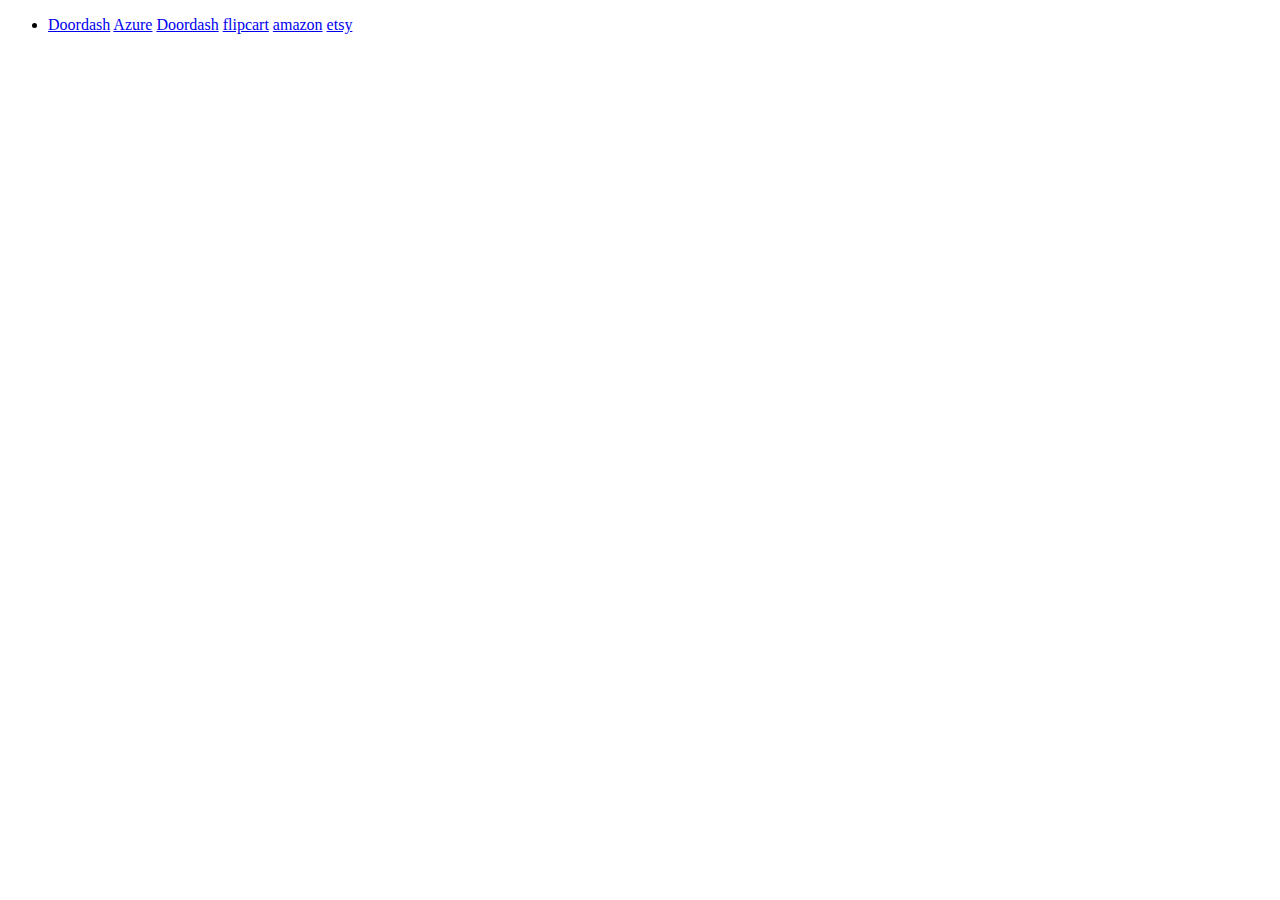
<file: index.html>
<!DOCTYPE html>
<html lang="en">
<head>
    <meta charset="UTF-8">
    <meta http-equiv="X-UA-Compatible" content="IE=edge">
    <meta name="viewport" content="width=device-width, initial-scale=1.0">
    <title>Mother-page</title>
</head>
<body>
    <ul>
        <li>
            <!-- <a href="./Azure/index.html">Azure</a> -->
            <a href="./Doordash/index.html">Doordash</a>
            <a href="./Azure/index.html">Azure</a>
            <a href="./Doordash/index.html">Doordash</a>
            <a href="./flipkart/index.html">flipcart</a>
            <a href="./Amazon/index.html">amazon</a>
            <a href="./etsy/index.html">etsy</a>
        </li>
    </ul>
</body>
</html>
</file>
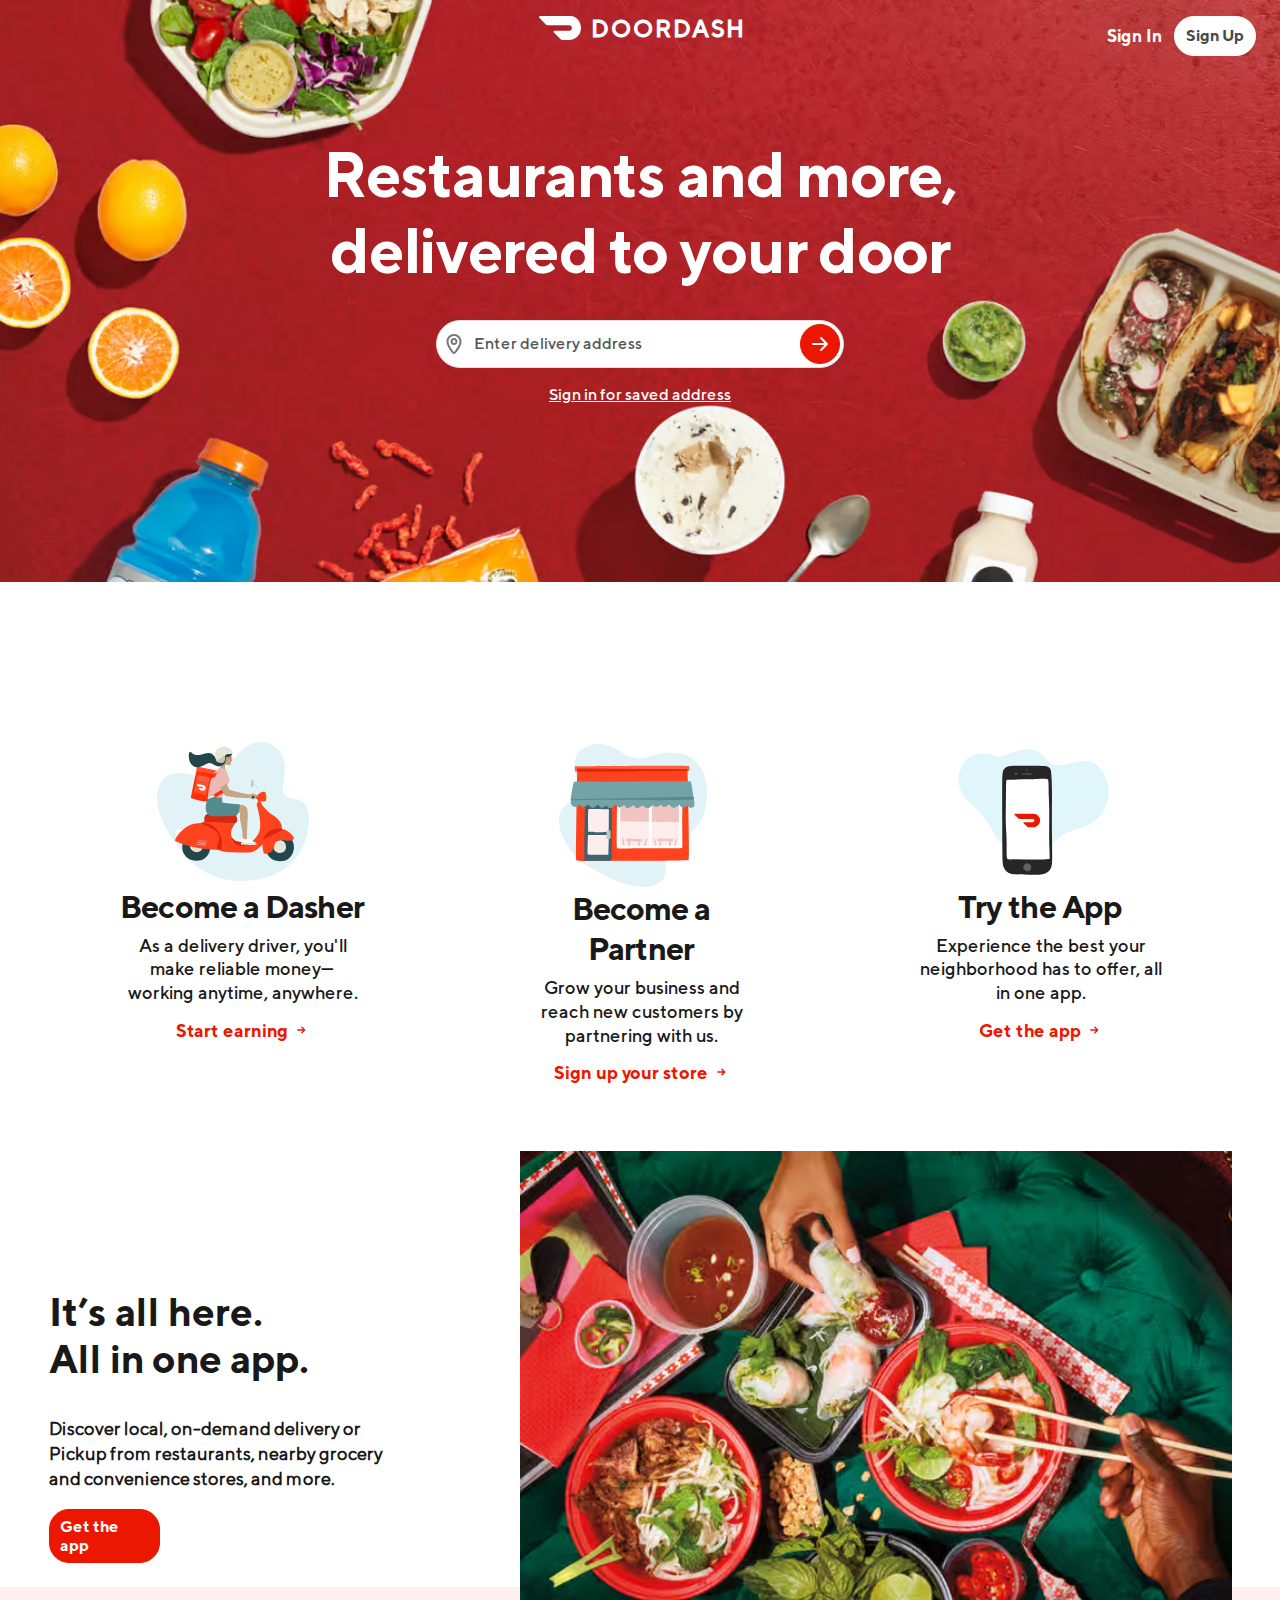
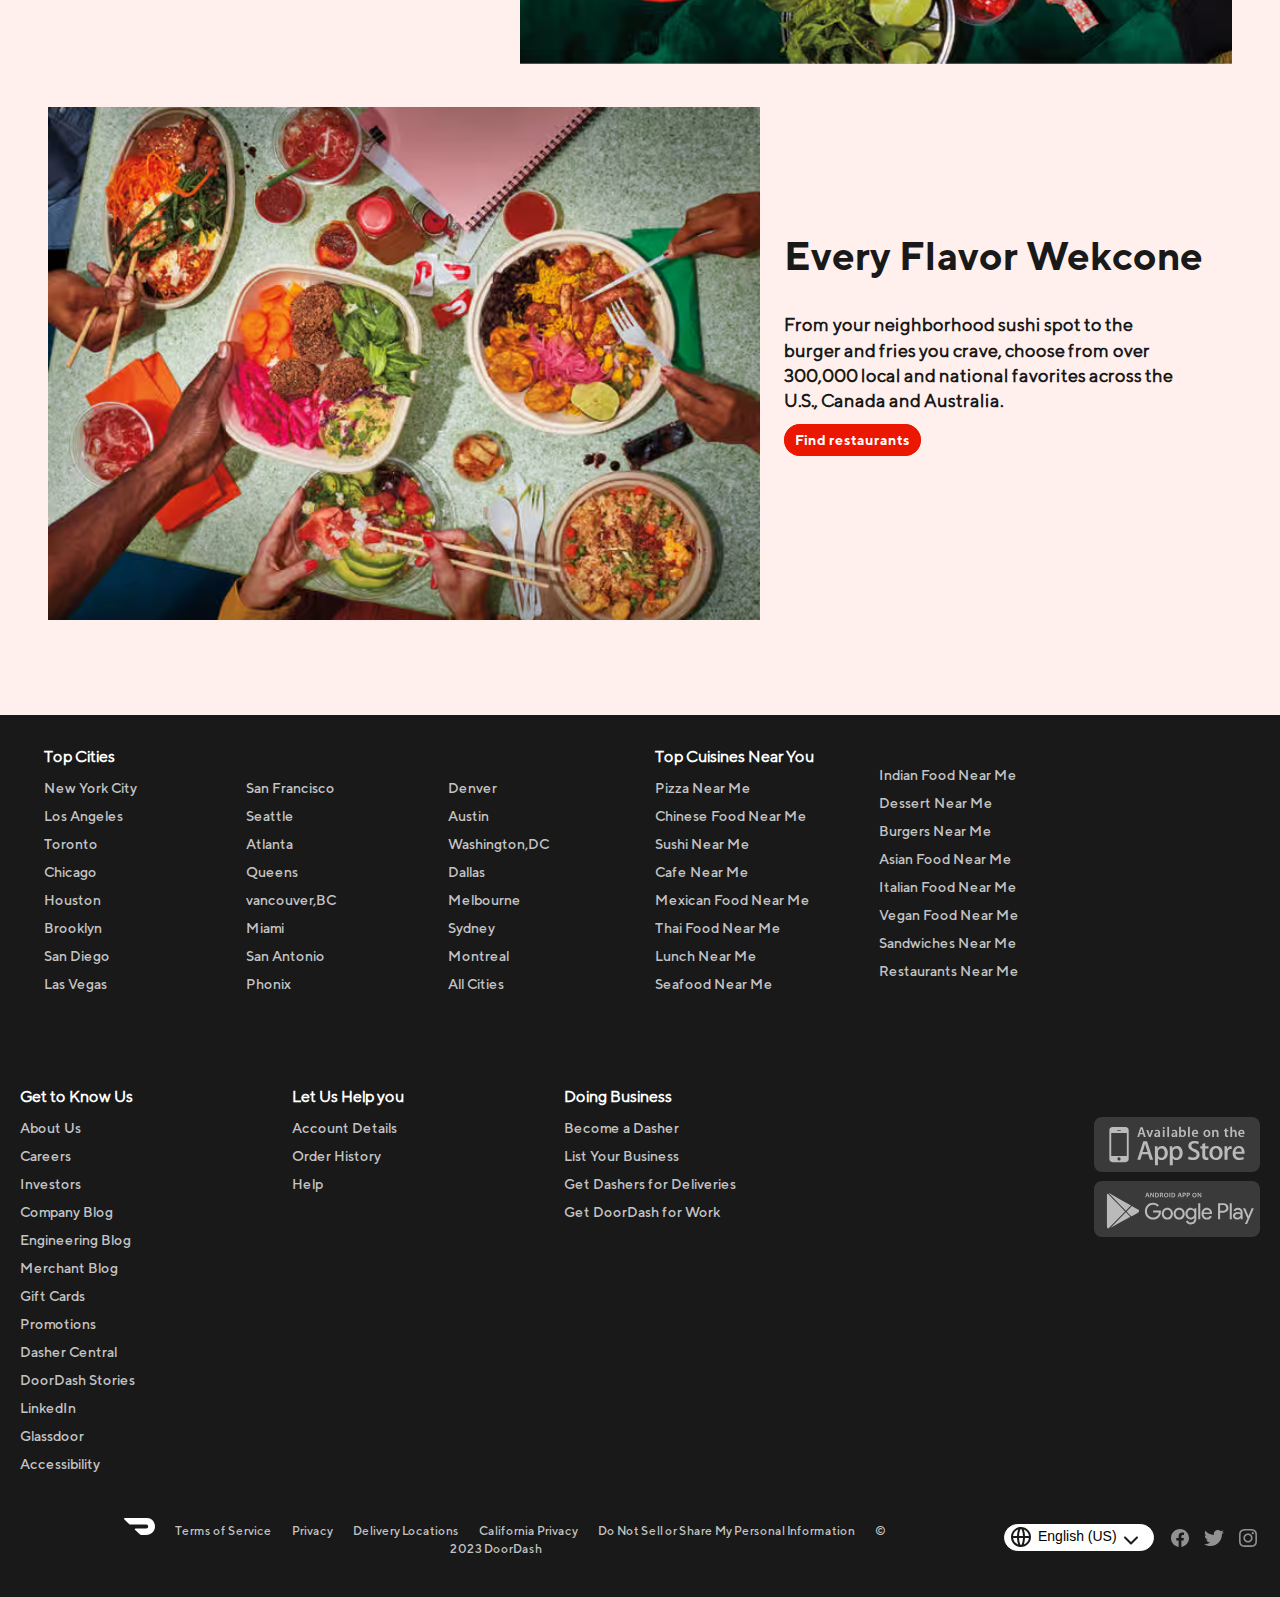
<file: Doordash/index.html>
<!DOCTYPE html>
<html lang="en">
<head>
    <meta charset="UTF-8">
    <meta http-equiv="X-UA-Compatible" content="IE=edge">
    <meta name="viewport" content="width=device-width, initial-scale=1.0">
    <title>Doordash</title>
    <link rel="stylesheet" href="style.css">
</head>
<body>
    <header>
        <div class="header">
          
         <div class="head-section">
            <div class="sign-bars">
                <div class="sign-flex">
                    <a href="#"><span>Sign In</span></a>
                    <a href="#"><span>Sign Up</span></a>
                </div>
            </div>
          
            <div class="head-main">
                <div class="head-main-flex">
                    <div class="log-img">
                        <img src="/Doordash/Assets/img/svgexport-1.svg" alt="">
                        <div class="logo-heading">
                            <h2>DOORDASH</h2>
                        </div>   
                    </div>
                    <div class="logo-heading">
                        <p>Restaurants and more, <br> delivered to your door</p>
                    </div>
                    <div class="search-bar-container">
                        <div class="search-bar">
                          <div class="search-icon-container">
                            <div class="navigation">
                                <img src="/Doordash/Assets/img/svgexport-2.svg" alt="">
                            </div>
                            <div class="search-icon">
                                <img src="/Doordash/Assets/img/search-bar.svg" alt="" width="24px">
                            </div>
                          </div> 
                          <div class="text-input">
                           <input type="search" placeholder="Enter delivery address">
                          </div> 
                          <div class="enter-icon">
                            <button>
                                <img class="black-icon" src="/Doordash/Assets/img/arw-blck.svg" alt="">
                                <img class="white-icon" src="/Doordash/Assets/img/white-searc-icon.svg" alt="">
                            </button>
                          </div>
                        </div>
                    </div>
                    <div class="sign-link">
                        <a href="#"><span>
                            Sign in for saved address
                        </span></a>
                    </div>
                </div>
            </div>
        </div>  
        <!--div img gap -->
        <div class="secion-background"></div> 
        </div>
    </header>

    <main>
        <div class="main-container">
            <div class="main-section">
                <div class="main-details">
                    <div class="details">
                      <div class="img-details">
                        <img src="/Doordash/Assets/img/ScootScoot.svg" alt="">
                      </div> 
                      <div class="text-details">
                        <div class="headingAndtext">
                            <h2>Become a Dasher</h2>
                            <h3>As a delivery driver, you'll make reliable
                                 money—working anytime, anywhere.</h3>
                        </div>
                        <button>
                            <span>Start earning</span>
                            <img src="/Doordash/Assets/img/orange-search-icon.svg" alt="" width="11px">
                        </button>
                      </div> 
                    </div>
                    <div class="details">
                        <div class="img-details">
                          <img src="/Doordash/Assets/img/Storefront.svg" alt="">
                        </div> 
                        <div class="text-details">
                          <div class="headingAndtext">
                              <h2>Become a Partner</h2>
                              <h3>Grow your business and reach new customers 
                                by partnering with us.</h3>
                          </div>
                          <button>
                              <span>Sign up your store</span>
                              <img src="/Doordash/Assets/img/orange-search-icon.svg" alt="" width="11px">
                          </button>
                        </div> 
                      </div>
                      <div class="details">
                        <div class="img-details">
                          <img src="/Doordash/Assets/img/iphone.svg" alt="">
                        </div> 
                        <div class="text-details">
                          <div class="headingAndtext">
                              <h2>Try the App</h2>
                              <h3>Experience the best your neighborhood has to offer,
                                 all in one app.</h3>
                          </div>
                          <button>
                              <span>Get the app</span>
                              <img src="/Doordash/Assets/img/orange-search-icon.svg" alt="" width="11px">
                          </button>
                        </div> 
                      </div>
                </div>
            </div>
        </div>
        <div class="food-world">
            <div class="top-container">
                <div class="right-section">
                    <div class="img-right">
                        <img src="/Doordash/Assets/img/all_in_one.avif" alt="" width="77.5%">
                    </div>
                    <div class="img-texts text-left">
                        <h2>
                            It’s all here. All in one app.
                        </h2>
                        <h3>Discover local, on-demand delivery or Pickup from restaurants, 
                            nearby grocery and convenience stores, and more.</h3>
                            <p>Get the app</p>
                        </div>
                    </div>
                    <div class="right-section right-direction">
                    <div class="foodContainer">
                    <div class="img-left">
                        <img src="/Doordash/Assets/img/ev_fla_wel_alt.avif" alt="" width="77.5%">
                    </div>
                    <div class="img-texts text-right">
                        <h2>
                           Every Flavor Wekcone
                        </h2>
                        <h3>From your neighborhood sushi spot to the burger and fries you crave, 
                            choose from over 300,000 local and national favorites across the U.S., 
                            Canada and Australia.</h3>
                            <a href="#">Find restaurants</a>
                    </div>
                </div>
            </div>
        </div>
        </div>
    </main>

    <footer>
        <div class="footer-container">
            <div class="top-footer">
                <div class="left grid">
                    <h2>Top Cities</h2>
                    <div class="city-one">
                    <div class="list-one">
                        <a href="#">
                            <span>
                                New York City
                            </span>
                        </a>
                        <a href="#">
                            <span>
                                Los Angeles
                            </span>
                        </a>
                        <a href="#">
                            <span>
                                Toronto
                            </span>
                        </a>
                        <a href="#">
                            <span>
                                Chicago
                            </span>
                        </a>
                        <a href="#">
                            <span>
                                Houston
                            </span>
                        </a>
                        <a href="#">
                            <span>
                                Brooklyn
                            </span>
                        </a>
                        <a href="#">
                            <span>
                                San Diego
                            </span>
                        </a>
                        <a href="#">
                            <span>
                                Las Vegas
                            </span>
                        </a>
                    </div>
                    <div class="list-two grid">
                        <a href="#">
                            <span>San Francisco</span>
                        </a>
                        <a href="#">
                            <span>Seattle</span>
                        </a>
                        <a href="#">
                            <span>Atlanta</span>
                        </a>
                        <a href="#">
                            <span>Queens</span>
                        </a>
                        <a href="#">
                            <span>vancouver,BC</span>
                        </a>
                        <a href="#">
                            <span>Miami</span>
                        </a>
                        <a href="#">
                            <span>San Antonio</span>
                        </a>
                        <a href="#">
                            <span>Phonix</span>
                        </a>
                    </div>
                    <div class="list-last">
                        <a href="#">
                            <span>Denver</span>
                        </a>
                        <a href="#">
                            <span>Austin</span>
                        </a>
                        <a href="#">
                            <span>Washington,DC</span>
                        </a>
                        <a href="#">
                            <span>Dallas</span>
                        </a>
                        <a href="#">
                            <span>Melbourne</span>
                        </a>
                        <a href="#">
                            <span>Sydney</span>
                        </a>
                        <a href="#">
                            <span>Montreal</span>
                        </a>
                        <a href="#">
                            <span>All Cities</span>
                        </a>
                    </div>
                </div>
                </div>
                <div class="right">
                    <div class="right-desk">
                    <div class="list-first grid">
                        <h2>Top Cuisines Near You</h2>
                        <a href="#">
                            <span>Pizza Near Me</span>
                        </a>
                        <a href="#">
                            <span>Chinese Food Near Me</span>
                        </a>
                        <a href="#">
                            <span>Sushi Near Me</span>
                        </a>
                        <a href="#">
                            <span>Cafe Near Me</span>
                        </a>
                        <a href="#">
                            <span>Mexican Food Near Me</span>
                        </a>
                        <a href="#">
                            <span>Thai Food Near Me</span>
                        </a>
                        <a href="#">
                            <span>Lunch Near Me</span>
                        </a>
                        <a href="#">
                            <span>Seafood Near Me</span>
                        </a>
                    </div>
                    <div class="list-last grid">
                        <a href="#">
                            <span>Indian Food Near Me</span>
                        </a>
                        <a href="#">
                            <span>Dessert Near Me</span>
                        </a>
                        <a href="#">
                            <span>Burgers Near Me</span>
                        </a>
                        <a href="#">
                            <span>Asian Food Near Me</span>
                        </a>
                        <a href="#">
                            <span>Italian Food Near Me</span>
                        </a>
                        <a href="#">
                            <span>Vegan Food Near Me</span>
                        </a>
                        <a href="#">
                            <span>Sandwiches Near Me</span>
                        </a>
                        <a href="#">
                            <span>Restaurants Near Me</span>
                        </a>
                    </div>
                </div>
            </div>
            </div>
            <div class="mid-footer">
                <div class="mid-img">
                    <a href="#">
                        <img src="/Doordash/Assets/img/app-store.svg" alt="" width="160px">
                    
                    <a href="#">
                        <img src="/Doordash/Assets/img/google-play.svg" alt="" width="160px">
                    </a>
                </div>
                <div class="mid-list">
                    <div class="about">
                        <h2>Get to Know Us</h2>
                        <a href="#">
                            <span>About Us</span>
                        </a>
                        <a href="#">
                            <span>Careers</span>
                        </a>
                        <a href="#">
                            <span>Investors</span>
                        </a>
                        <a href="#">
                            <span>Company Blog</span>
                        </a>
                        <a href="#">
                            <span>Engineering Blog</span>
                        </a>
                        <a href="#">
                            <span>Merchant Blog</span>
                        </a>
                        <a href="#">
                            <span>Gift Cards</span>
                        </a>
                        <a href="#">
                            <span>Promotions</span>
                        </a>
                        <a href="#">
                            <span>Dasher Central</span>
                        </a>

                        <a href="#">
                            <span>DoorDash Stories</span>
                        </a>
                        <a href="#">
                            <span>LinkedIn</span>
                        </a>
                        <a href="#">
                            <span>Glassdoor</span>
                        </a>
                        <a href="#">
                            <span>Accessibility</span>
                        </a>
                    </div>
                    <div class="help">
                        <h2>Let Us Help you</h2>
                        <a href="#">
                            <span>Account Details</span>
                        </a>
                        <a href="#">
                            <span>Order History</span>
                        </a>
                        <a href="#">
                            <span>Help</span>
                        </a>
                    </div>
                    <div class="business">
                        <h2>Doing Business</h2>
                        <a href="#">
                            <span>Become a Dasher</span>
                        </a>
                        <a href="#">
                            <span>List Your Business</span>
                        </a>
                        <a href="#">
                            <span>Get Dashers for Deliveries</span>
                        </a>
                        <a href="#">
                            <span>Get DoorDash for Work</span>
                        </a>
                    </div>
                </div>
            </div>
            <div class="bottom-footer">
                <div class="social-media">
                    <a href="#">
                        <img src="/Doordash/Assets/img/fb.svg" alt="">
                        <img src="/Doordash/Assets/img/twt.svg" alt="">
                        <img src="/Doordash/Assets/img/insta.svg" alt="">
                    </a>
                </div>
                <div class="languages">
                    <div class="language">
                        <div class="world-img">
                            <img src="/Doordash/Assets/img/world.svg" alt="">
                        </div>
                        <div class="selection">
                            <select name="lang" id="ln">
                                <option value="">English (US)</option>
                                <option value="">English(CA)</option>
                                <option value="">English(IND)</option>
                                <option value="">Espano</option>
                            </select>
                            <div class="arrow">
                                <img src="/Doordash/Assets/img/down-angle.svg" alt="">
                            </div>
                        </div>
                    </div>
                </div>
               <div class="copyright">
                    <a href="3">
                        <img src="/Doordash/Assets/img/svgexport-1.svg" alt="" width="31px">
                    </a>
                    <a href="#">
                        <span>Terms of Service</span>
                    </a>
                    <a href="#">
                        <span>Privacy</span>
                    </a>
                    <a href="#">
                        <span>Delivery Locations</span>
                    </a>
                    <a href="#">
                        <span>California Privacy</span>
                    </a>
                    <a href="#">
                        <span>Do Not Sell or Share My Personal Information</span>
                    </a>
                    <a href="#">
                        <span>© 2023 DoorDash</span>
                    </a>
               </div>
            </div>
        </div>
    </footer>
</body>
</html>
</file>
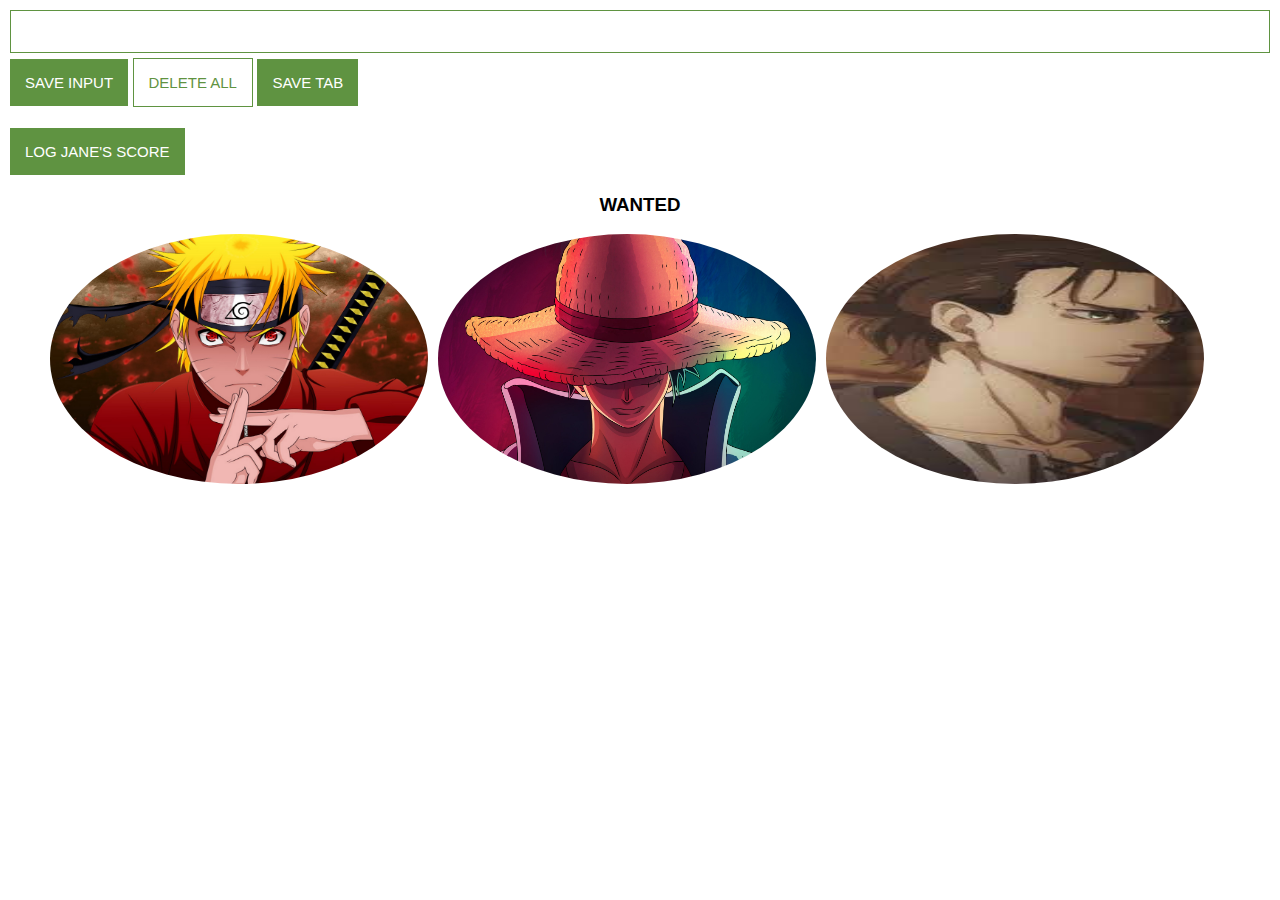
<file: javascript/chromeextention/index.html>
<!DOCTYPE html>
<html lang="en">
<head>
    <meta charset="UTF-8">
    <meta http-equiv="X-UA-Compatible" content="IE=edge">
    <meta name="viewport" content="width=device-width, initial-scale=1.0">
    <title>Document</title>
    <link rel="stylesheet" href="style.css">
</head>
<body>
    <input id="input-el" type="text">
    <button id="input-btn">SAVE INPUT</button>
    <button id="delete-btn">DELETE ALL</button>
    <button id="save-btn">SAVE TAB</button>
    <ul id="ul-el">
      
    </ul>
    <button id="log-btn">LOG JANE'S SCORE</button>
    <h3 style="text-align: center;">WANTED</h3>
    <div id="img-container">

    </div>
    <!-- <button id="example-btn">open the box</butto n> -->
    <script src="index.js"></script>
</body>
</html>
</file>
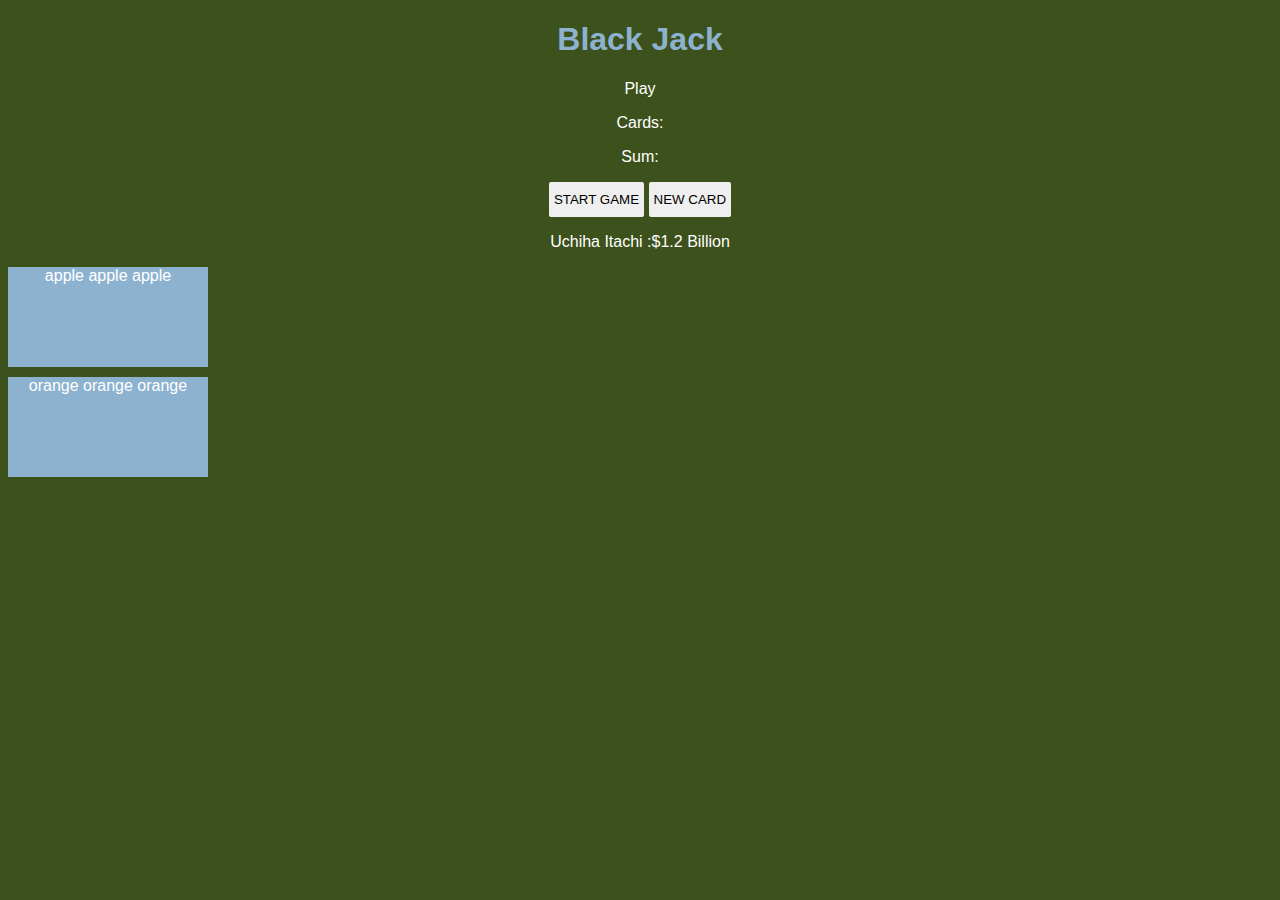
<file: javascript/js black jack/index.html>
<!DOCTYPE html>
<html lang="en">
<head>
    <meta charset="UTF-8">
    <meta http-equiv="X-UA-Compatible" content="IE=edge">
    <meta name="viewport" content="width=device-width, initial-scale=1.0">
    <title>Document</title>
   <link rel="stylesheet" href="style.css">
</head>
<body>
    <h1>Black Jack</h1>
    <p id="message-el">Play</p>
    <p id="cards-el">Cards:</p>
    <p id="sum-el">Sum:</p>
    <button onclick="startGame()">START GAME</button>
    <button onclick="newCard()">NEW CARD</button>
    <p id="player-el"></p>
    <p id="greeting-el"></p>

    <div id="apple-shelf"></div>
    <div id="orange-shelf"></div>
<script src="index.js"></script>
</body>
</html>
</file>
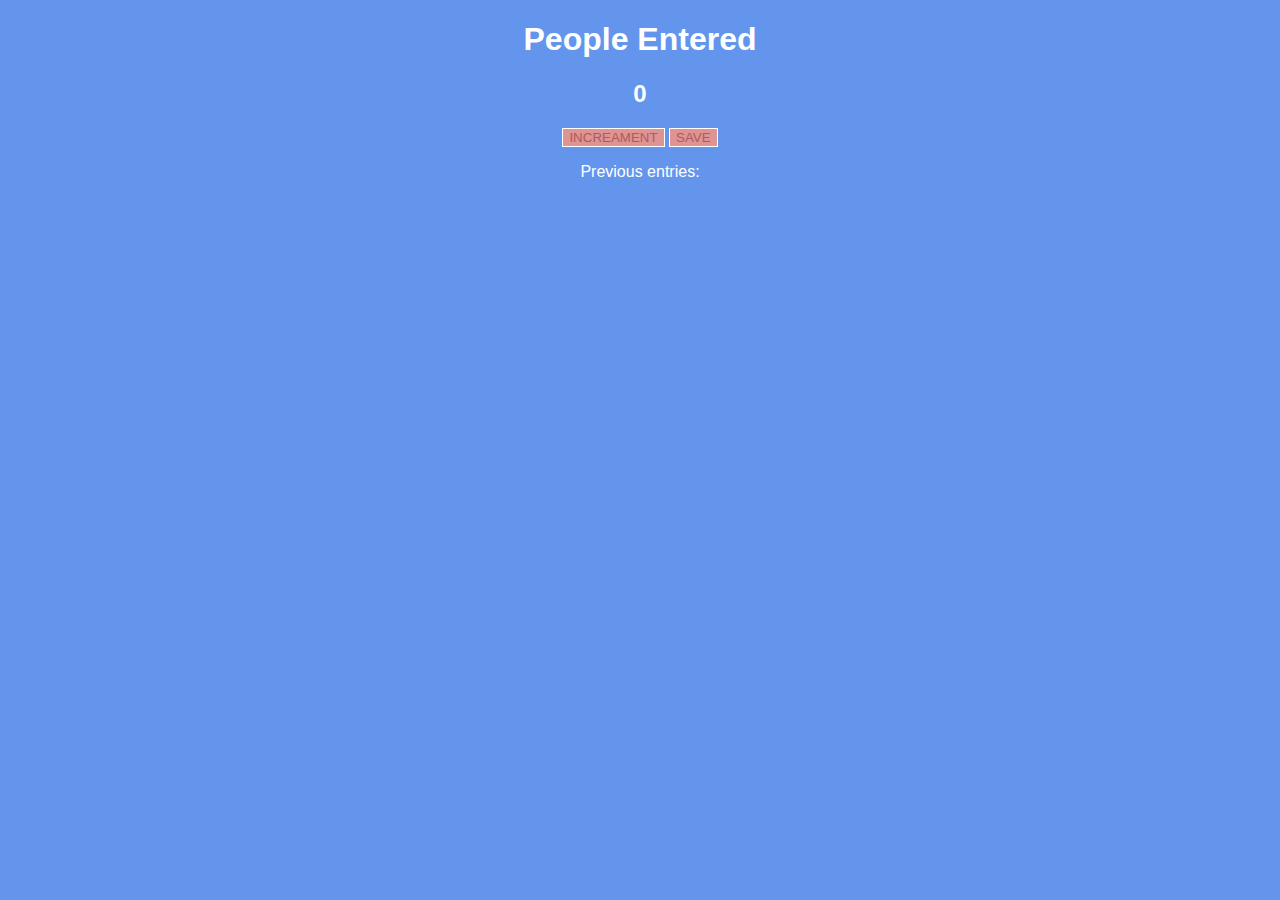
<file: javascript/passengers-increament/index.html>
<!DOCTYPE html>
<html lang="en">
<head>
    <meta charset="UTF-8">
    <meta http-equiv="X-UA-Compatible" content="IE=edge">
    <meta name="viewport" content="width=device-width, initial-scale=1.0">
    <title>Document</title>
    <link rel="stylesheet" href="style.css">
</head>
<body>
    <h1>People Entered</h1>
    <h2 id="count-el">0</h2>
    <button id="increament-btn" onclick="increament()">INCREAMENT</button>
    <button id="save-btn" onclick="save()">SAVE</button>
    <p id="save-el">Previous entries:</p>
    <script src="index.js"></script>
</body>
</html>
</file>
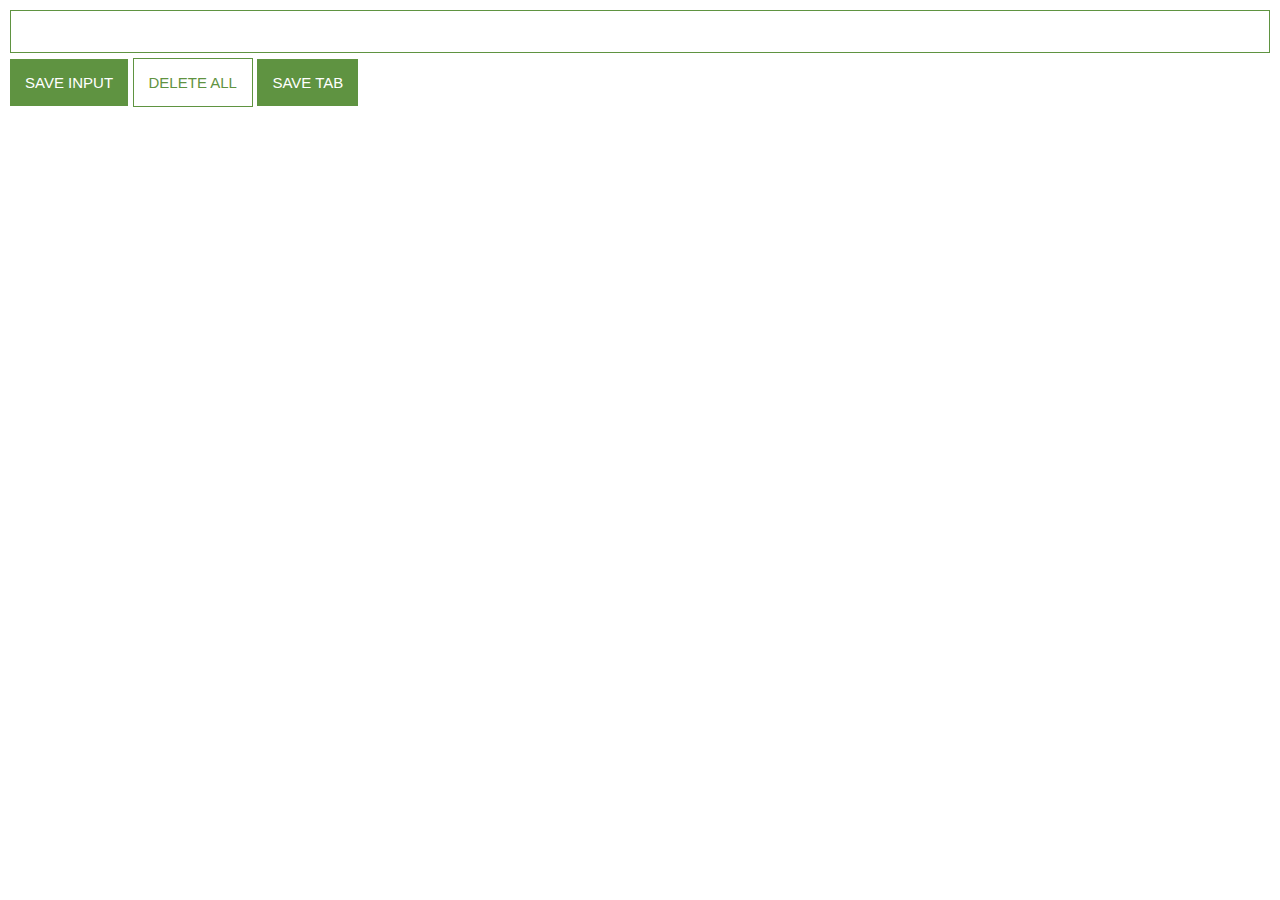
<file: javascript/chromeextention/lead_tracker/index.html>
<!DOCTYPE html>
<html lang="en">
<head>
    <meta charset="UTF-8">
    <meta http-equiv="X-UA-Compatible" content="IE=edge">
    <meta name="viewport" content="width=device-width, initial-scale=1.0">
    <title>Document</title>
    <link rel="stylesheet" href="style.css">
</head>
<body>
    <input id="input-el" type="text">
    <button id="input-btn">SAVE INPUT</button>
    <button id="delete-btn">DELETE ALL</button>
    <button id="save-btn">SAVE TAB</button>
    <ul id="ul-el">
      
    </ul>
    <!-- <button id="example-btn">open the box</butto n> -->
    <script src="index.js"></script>
</body>
</html>
</file>
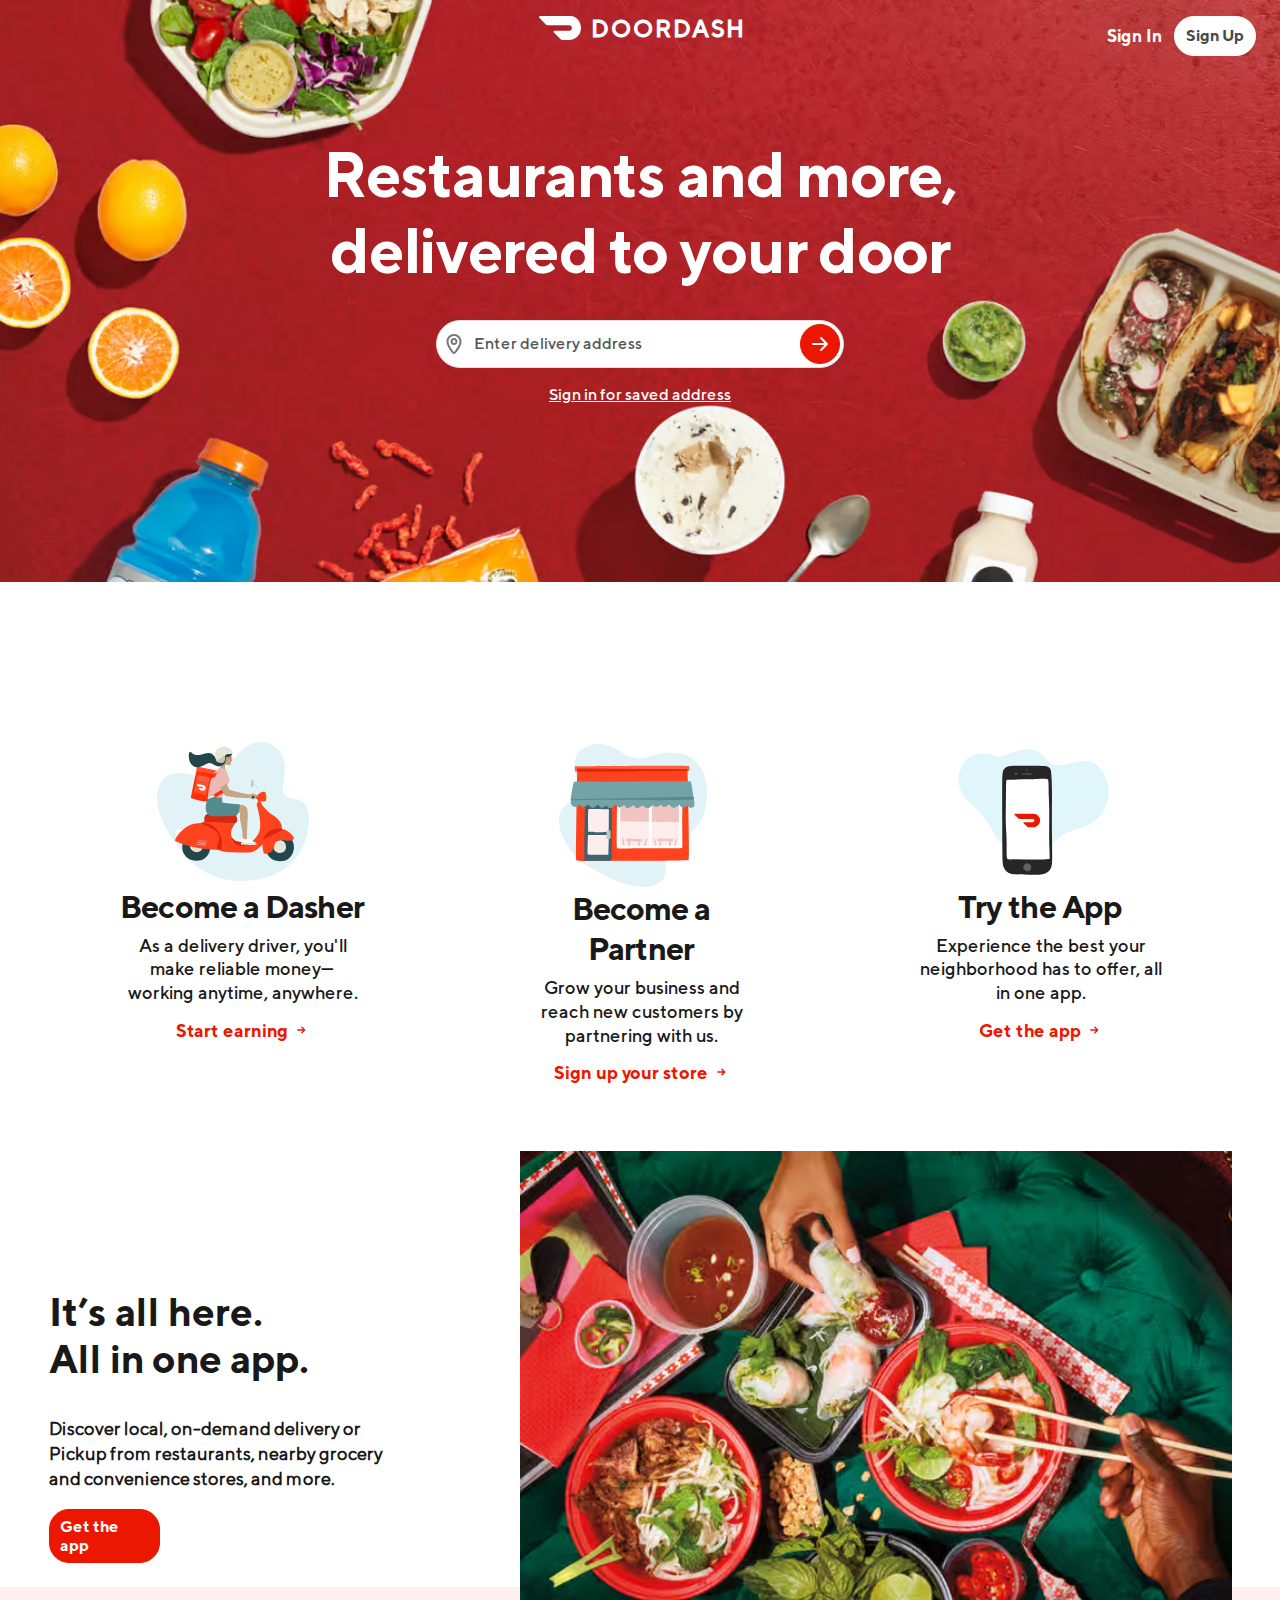
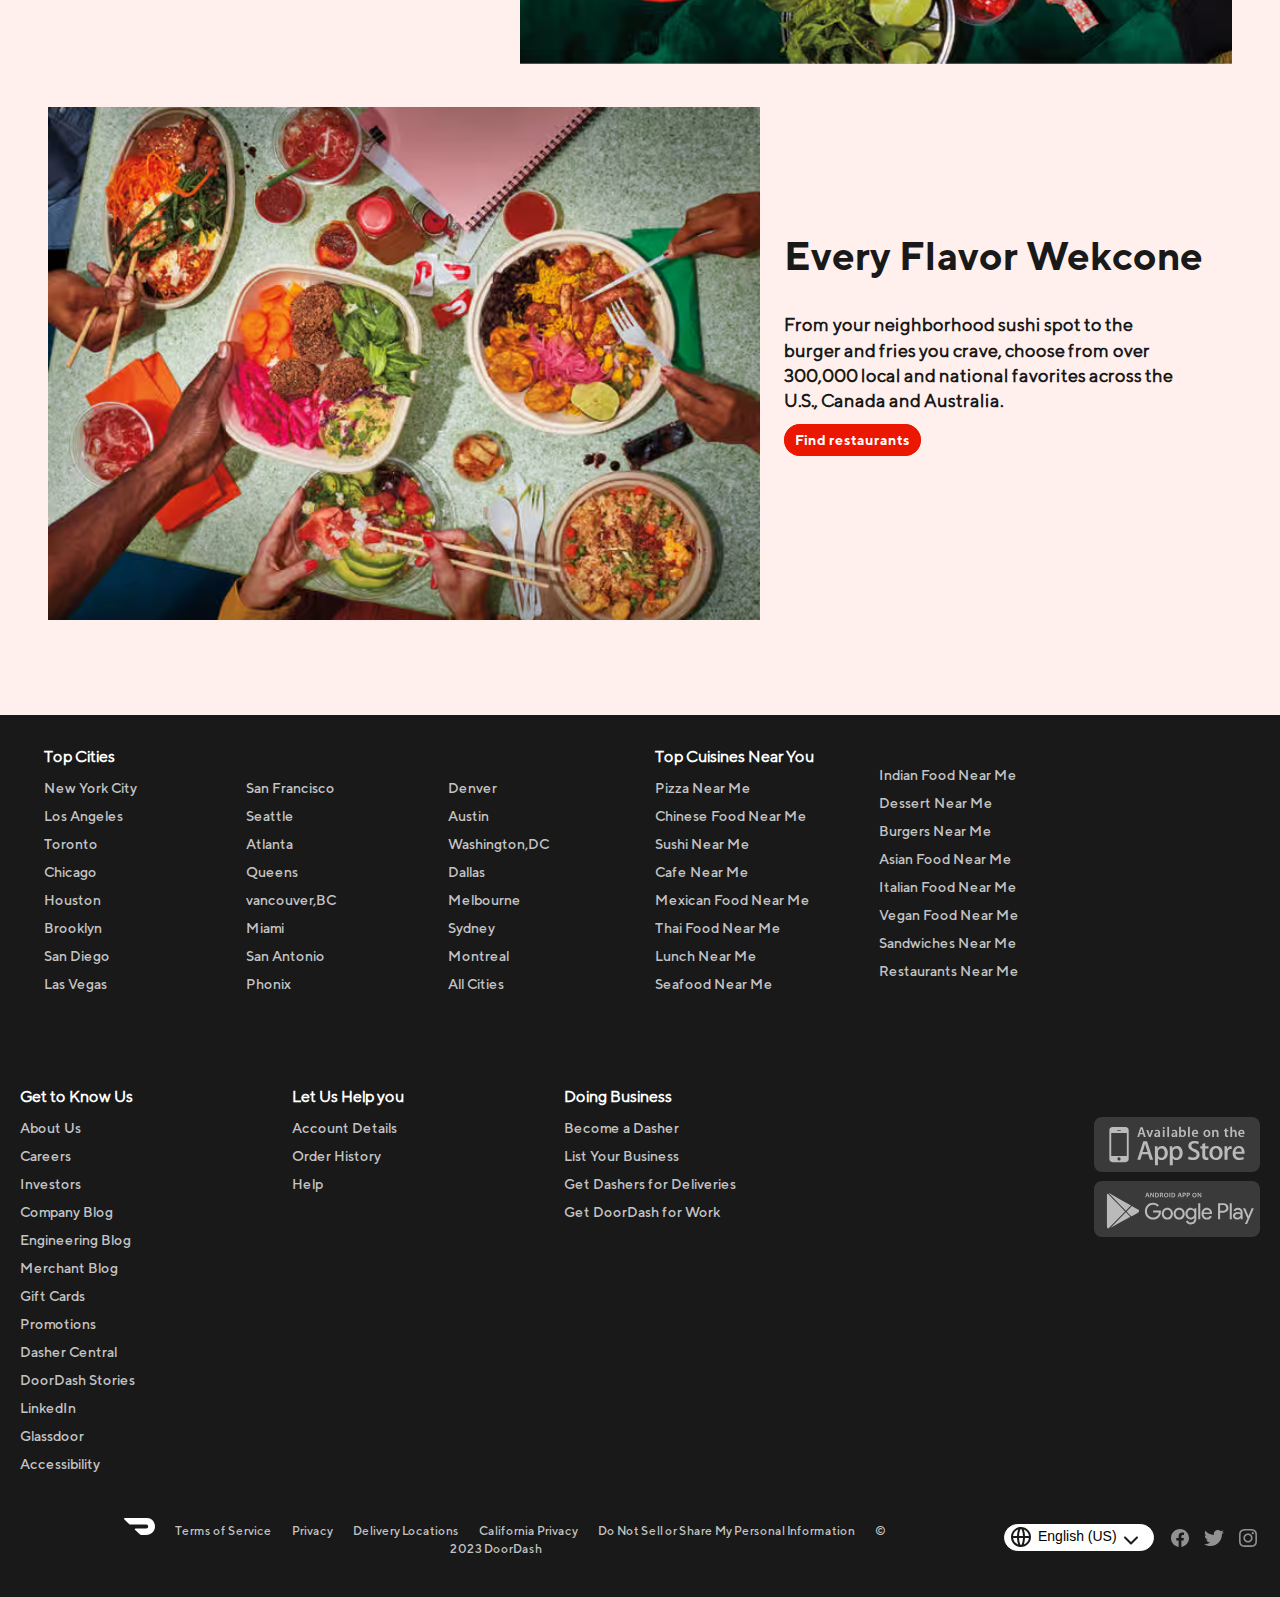
<file: Doordash/index1.html>
<!DOCTYPE html>
<html lang="en">
<head>
    <meta charset="UTF-8">
    <meta http-equiv="X-UA-Compatible" content="IE=edge">
    <meta name="viewport" content="width=device-width, initial-scale=1.0">
    <title>Doordash</title>
    <link rel="stylesheet" href="styles.css">
</head>
<body>
    <header>
        <div class="header">
          
         <div class="head-section">
            <div class="sign-bars">
                <div class="sign-flex">
                    <a href="#"><span>Sign In</span></a>
                    <a href="#"><span>Sign Up</span></a>
                </div>
            </div>
          
            <div class="head-main">
                <div class="head-main-flex">
                    <div class="log-img">
                        <img src="/Doordash/Assets/img/svgexport-1.svg" alt="">
                        <div class="logo-heading">
                            <h2>DOORDASH</h2>
                        </div>   
                    </div>
                    <div class="logo-heading">
                        <p>Restaurants and more, <br> delivered to your door</p>
                    </div>
                    <div class="search-bar-container">
                        <div class="search-bar">
                          <div class="search-icon-container">
                            <div class="navigation">
                                <img src="/Doordash/Assets/img/svgexport-2.svg" alt="">
                            </div>
                            <div class="search-icon">
                                <img src="/Doordash/Assets/img/search-bar.svg" alt="" width="24px">
                            </div>
                          </div> 
                          <div class="text-input">
                           <input type="search" placeholder="Enter delivery address">
                          </div> 
                          <div class="enter-icon">
                            <button>
                                <img class="black-icon" src="/Doordash/Assets/img/arw-blck.svg" alt="">
                                <img class="white-icon" src="/Doordash/Assets/img/white-searc-icon.svg" alt="">
                            </button>
                          </div>
                        </div>
                    </div>
                    <div class="sign-link">
                        <a href="#"><span>
                            Sign in for saved address
                        </span></a>
                    </div>
                </div>
            </div>
        </div>  
        <!--div img gap -->
        <div class="secion-background"></div> 
        </div>
    </header>

    <main>
        <div class="main-container">
            <div class="main-section">
                <div class="main-details">
                    <div class="details">
                      <div class="img-details">
                        <img src="/Doordash/Assets/img/ScootScoot.svg" alt="">
                      </div> 
                      <div class="text-details">
                        <div class="headingAndtext">
                            <h2>Become a Dasher</h2>
                            <h3>As a delivery driver, you'll make reliable
                                 money—working anytime, anywhere.</h3>
                        </div>
                        <button>
                            <span>Start earning</span>
                            <img src="/Doordash/Assets/img/orange-search-icon.svg" alt="" width="11px">
                        </button>
                      </div> 
                    </div>
                    <div class="details">
                        <div class="img-details">
                          <img src="/Doordash/Assets/img/Storefront.svg" alt="">
                        </div> 
                        <div class="text-details">
                          <div class="headingAndtext">
                              <h2>Become a Partner</h2>
                              <h3>Grow your business and reach new customers 
                                by partnering with us.</h3>
                          </div>
                          <button>
                              <span>Sign up your store</span>
                              <img src="/Doordash/Assets/img/orange-search-icon.svg" alt="" width="11px">
                          </button>
                        </div> 
                      </div>
                      <div class="details">
                        <div class="img-details">
                          <img src="/Doordash/Assets/img/iphone.svg" alt="">
                        </div> 
                        <div class="text-details">
                          <div class="headingAndtext">
                              <h2>Try the App</h2>
                              <h3>Experience the best your neighborhood has to offer,
                                 all in one app.</h3>
                          </div>
                          <button>
                              <span>Get the app</span>
                              <img src="/Doordash/Assets/img/orange-search-icon.svg" alt="" width="11px">
                          </button>
                        </div> 
                      </div>
                </div>
            </div>
        </div>
        <div class="food-world">
            <div class="top-container">
                <div class="right-section">
                    <div class="img-right">
                        <img src="/Doordash/Assets/img/all_in_one.avif" alt="" width="77.5%">
                    </div>
                    <div class="img-texts text-left">
                        <h2>
                            It’s all here. All in one app.
                        </h2>
                        <h3>Discover local, on-demand delivery or Pickup from restaurants, 
                            nearby grocery and convenience stores, and more.</h3>
                            <p>Get the app</p>
                        </div>
                    </div>
                    <div class="right-section right-direction">
                    <div class="foodContainer">
                    <div class="img-left">
                        <img src="/Doordash/Assets/img/ev_fla_wel_alt.avif" alt="" width="77.5%">
                    </div>
                    <div class="img-texts text-right">
                        <h2>
                           Every Flavor Wekcone
                        </h2>
                        <h3>From your neighborhood sushi spot to the burger and fries you crave, 
                            choose from over 300,000 local and national favorites across the U.S., 
                            Canada and Australia.</h3>
                            <a href="#">Find restaurants</a>
                    </div>
                </div>
            </div>
        </div>
        </div>
    </main>

    <footer>
        <div class="footer-container">
            <div class="top-footer">
                <div class="left grid">
                    <h2>Top Cities</h2>
                    <div class="city-one">
                    <div class="list-one">
                        <a href="#">
                            <span>
                                New York City
                            </span>
                        </a>
                        <a href="#">
                            <span>
                                Los Angeles
                            </span>
                        </a>
                        <a href="#">
                            <span>
                                Toronto
                            </span>
                        </a>
                        <a href="#">
                            <span>
                                Chicago
                            </span>
                        </a>
                        <a href="#">
                            <span>
                                Houston
                            </span>
                        </a>
                        <a href="#">
                            <span>
                                Brooklyn
                            </span>
                        </a>
                        <a href="#">
                            <span>
                                San Diego
                            </span>
                        </a>
                        <a href="#">
                            <span>
                                Las Vegas
                            </span>
                        </a>
                    </div>
                    <div class="list-two grid">
                        <a href="#">
                            <span>San Francisco</span>
                        </a>
                        <a href="#">
                            <span>Seattle</span>
                        </a>
                        <a href="#">
                            <span>Atlanta</span>
                        </a>
                        <a href="#">
                            <span>Queens</span>
                        </a>
                        <a href="#">
                            <span>vancouver,BC</span>
                        </a>
                        <a href="#">
                            <span>Miami</span>
                        </a>
                        <a href="#">
                            <span>San Antonio</span>
                        </a>
                        <a href="#">
                            <span>Phonix</span>
                        </a>
                    </div>
                    <div class="list-last">
                        <a href="#">
                            <span>Denver</span>
                        </a>
                        <a href="#">
                            <span>Austin</span>
                        </a>
                        <a href="#">
                            <span>Washington,DC</span>
                        </a>
                        <a href="#">
                            <span>Dallas</span>
                        </a>
                        <a href="#">
                            <span>Melbourne</span>
                        </a>
                        <a href="#">
                            <span>Sydney</span>
                        </a>
                        <a href="#">
                            <span>Montreal</span>
                        </a>
                        <a href="#">
                            <span>All Cities</span>
                        </a>
                    </div>
                </div>
                </div>
                <div class="right">
                    <div class="right-desk">
                    <div class="list-first grid">
                        <h2>Top Cuisines Near You</h2>
                        <a href="#">
                            <span>Pizza Near Me</span>
                        </a>
                        <a href="#">
                            <span>Chinese Food Near Me</span>
                        </a>
                        <a href="#">
                            <span>Sushi Near Me</span>
                        </a>
                        <a href="#">
                            <span>Cafe Near Me</span>
                        </a>
                        <a href="#">
                            <span>Mexican Food Near Me</span>
                        </a>
                        <a href="#">
                            <span>Thai Food Near Me</span>
                        </a>
                        <a href="#">
                            <span>Lunch Near Me</span>
                        </a>
                        <a href="#">
                            <span>Seafood Near Me</span>
                        </a>
                    </div>
                    <div class="list-last grid">
                        <a href="#">
                            <span>Indian Food Near Me</span>
                        </a>
                        <a href="#">
                            <span>Dessert Near Me</span>
                        </a>
                        <a href="#">
                            <span>Burgers Near Me</span>
                        </a>
                        <a href="#">
                            <span>Asian Food Near Me</span>
                        </a>
                        <a href="#">
                            <span>Italian Food Near Me</span>
                        </a>
                        <a href="#">
                            <span>Vegan Food Near Me</span>
                        </a>
                        <a href="#">
                            <span>Sandwiches Near Me</span>
                        </a>
                        <a href="#">
                            <span>Restaurants Near Me</span>
                        </a>
                    </div>
                </div>
            </div>
            </div>
            <div class="mid-footer">
                <div class="mid-img">
                    <a href="#">
                        <img src="/Doordash/Assets/img/app-store.svg" alt="" width="160px">
                    
                    <a href="#">
                        <img src="/Doordash/Assets/img/google-play.svg" alt="" width="160px">
                    </a>
                </div>
                <div class="mid-list">
                    <div class="about">
                        <h2>Get to Know Us</h2>
                        <a href="#">
                            <span>About Us</span>
                        </a>
                        <a href="#">
                            <span>Careers</span>
                        </a>
                        <a href="#">
                            <span>Investors</span>
                        </a>
                        <a href="#">
                            <span>Company Blog</span>
                        </a>
                        <a href="#">
                            <span>Engineering Blog</span>
                        </a>
                        <a href="#">
                            <span>Merchant Blog</span>
                        </a>
                        <a href="#">
                            <span>Gift Cards</span>
                        </a>
                        <a href="#">
                            <span>Promotions</span>
                        </a>
                        <a href="#">
                            <span>Dasher Central</span>
                        </a>

                        <a href="#">
                            <span>DoorDash Stories</span>
                        </a>
                        <a href="#">
                            <span>LinkedIn</span>
                        </a>
                        <a href="#">
                            <span>Glassdoor</span>
                        </a>
                        <a href="#">
                            <span>Accessibility</span>
                        </a>
                    </div>
                    <div class="help">
                        <h2>Let Us Help you</h2>
                        <a href="#">
                            <span>Account Details</span>
                        </a>
                        <a href="#">
                            <span>Order History</span>
                        </a>
                        <a href="#">
                            <span>Help</span>
                        </a>
                    </div>
                    <div class="business">
                        <h2>Doing Business</h2>
                        <a href="#">
                            <span>Become a Dasher</span>
                        </a>
                        <a href="#">
                            <span>List Your Business</span>
                        </a>
                        <a href="#">
                            <span>Get Dashers for Deliveries</span>
                        </a>
                        <a href="#">
                            <span>Get DoorDash for Work</span>
                        </a>
                    </div>
                </div>
            </div>
            <div class="bottom-footer">
                <div class="social-media">
                    <a href="#">
                        <img src="/Doordash/Assets/img/fb.svg" alt="">
                        <img src="/Doordash/Assets/img/twt.svg" alt="">
                        <img src="/Doordash/Assets/img/insta.svg" alt="">
                    </a>
                </div>
                <div class="languages">
                    <div class="language">
                        <div class="world-img">
                            <img src="/Doordash/Assets/img/world.svg" alt="">
                        </div>
                        <div class="selection">
                            <select name="lang" id="ln">
                                <option value="">English (US)</option>
                                <option value="">English(CA)</option>
                                <option value="">English(IND)</option>
                                <option value="">Espano</option>
                            </select>
                            <div class="arrow">
                                <img src="/Doordash/Assets/img/down-angle.svg" alt="">
                            </div>
                        </div>
                    </div>
                </div>
               <div class="copyright">
                    <a href="3">
                        <img src="/Doordash/Assets/img/svgexport-1.svg" alt="" width="31px">
                    </a>
                    <a href="#">
                        <span>Terms of Service</span>
                    </a>
                    <a href="#">
                        <span>Privacy</span>
                    </a>
                    <a href="#">
                        <span>Delivery Locations</span>
                    </a>
                    <a href="#">
                        <span>California Privacy</span>
                    </a>
                    <a href="#">
                        <span>Do Not Sell or Share My Personal Information</span>
                    </a>
                    <a href="#">
                        <span>© 2023 DoorDash</span>
                    </a>
               </div>
            </div>
        </div>
    </footer>
</body>
</html>
</file>
<file: Doordash/style.css>
/* font */
@font-face {
    font-family: cereal-bold;
    src: url(/Doordash/Assets/font/TTNorms-Bold.woff2);
}

@font-face {
    font-family: cereal-extraBold;
    src: url(/Doordash/Assets/font/TTNorms-ExtraBold.woff2);
}

@font-face {
    font-family: cereal-medium;
    src: url(/Doordash/Assets/font/TTNorms-Medium.woff2);
}

@font-face {
    font-family: cereal-regular;
    src: url(/Doordash/Assets/font/TTNorms-Regular.woff2);
}

body {
    margin: 0;
    padding: 0;
    box-sizing: border-box;
}

.navigation {
    display: none;
}

.sign-link {
    display: none;
}

.white-icon {
    display: none;
}

.logo-heading h2 {
    display: none;
}

/* 320-view */
.secion-background {
    background: #f7f7f7;
    width: 100%;
    height: 24px;
}

.head-section {
    background-image: url(/Doordash/Assets/img/hero_landing_us_alt.avif);
    background-position: center;
    background-repeat: no-repeat;
    background-size: cover;
    width: 100%;
    height: 100%;
}

.sign-bars {
    display: flex;
    justify-content: flex-end;

}

.sign-flex {
    display: flex;
    align-items: center;
    gap: 11px;
    margin-top: 16px;
    padding: 0px 24px 0px 0px;

}

.sign-flex a:nth-child(1) {
    color: #fff;
    font-family: 'cereal-bold';
    font-size: 17.1px;
    margin-right: 1px;
    letter-spacing: -0.10px;
    text-decoration: none;
}

.sign-flex a:nth-child(2) {
    border: 1px solid #fff;
    border-radius: 24px;
    background: #fff;
    color: #494949;
    font-size: 16px;
    font-family: 'cereal-bold';
    padding: 9px 11px 10px 11px;


    text-decoration: none;
}

.log-img {
    margin-top: 8px;
}

.head-main-flex {
    display: flex;
    flex-direction: column;
    justify-content: center;
    align-items: center;
    padding: 32px 0px 87px 0px;
    text-align: center;

}

.logo-heading p {
    font-size: 32px;
    color: #fff;
    font-family: 'cereal-bold';
    width: 319px;
    overflow: hidden;
    margin-top: 12px;
    margin-bottom: 20px;
    letter-spacing: -0.9px;
    line-height: 1.24;
}

.search-bar-container {
    padding: 11px 1px 10px 2px;
    transform: translate(0px, 1px);
}

.search-bar {
    display: flex;
    justify-content: center;
    align-items: center;
    position: relative;
    border: 1px solid #dddddd;
    border-radius: 19px;
    margin-top: -4px;
    padding: 12px 16px;
    background: #fff;
    width: 241px;
}

input::placeholder {
    font-size: 16px;
    color: #555555;
}

.search-icon img {
    position: absolute;
    top: 11px;
    left: 11px;
}

.text-input input {
    font-size: 16px;
    color: #060404;
    border: none;
    margin-left: 40px;
    margin-top: -1px;
    font-family: 'cereal-medium';
    padding: 2px 0px 2px 0px;
}

.enter-icon button {
    background: transparent;
    border: none;
}

.enter-icon img {
    position: absolute;
    top: 11px;
    right: 11px;
}

/* main*/

.main-section {
    margin: 40px 0px;
    padding: 8px 0px;
}

.main-details {
    display: flex;
    flex-direction: column;
}

.img-details img {
    width: 88px;
    transform: translateX(-4px);
}

.details {
    display: flex;
    padding: 16px 0px;
    /* min-width: 360px */
}

.details:nth-child(2) {
    margin-top: -13px;
}

.text-details {
    margin-top: 0px;
    margin-left: 25px;
}

.headingAndtext h2 {
    margin: 0;
    font-family: 'cereal-bold';
    font-size: 32px;
    line-height: 1.25;
    letter-spacing: -0.9px;
    color: #191919;
    width: 79%;
}

.headingAndtext h3 {
    margin: 0;
    font-size: 18px;
    font-family: 'cereal-medium';
    color: #191919;
    line-height: 1.32;
    font-weight: 500;
}

.main-details button {
    display: flex;
    align-items: center;
    gap: 6px;
    border: none;
    background: none;
    margin: 14px -3px;
    font-family: 'cereal-bold';
    color: #eb1700;
    letter-spacing: -0.10px;
}

.main-details button img {
    transform: translate(1.7px, -0.5px);
}

/* app img */

.top-container {
    margin-top: 115px;
    background: #fff0ed;
}

.right-section {
    display: flex;
    flex-direction: column;
    justify-content: flex-end;
}

.img-right img {
    margin: -98px 0px 0px 74px;
}

.img-left img {
    margin: 0px 0px 0px 0px;
}

.down-text {
    white-space: nowrap;

}

.img-texts {
    margin: 20px 0px 93px;
    padding: 0px 81.6px 0px 16px;
}

.img-texts h2 {
    font-size: 24px;
    color: #191919;
    font-family: 'cereal-bold';
}

.img-texts h3 {
    font-size: 14px;
    color: #191919;
    line-height: 1.4;
    font-family: 'cereal-regular';
    width: 90%;
}

.img-texts a {
    text-decoration: none;
    border: 1px solid #eb1700;
    border-radius: 20px;
    color: #fff;
    font-size: 14px;
    font-family: 'cereal-bold';
    padding: 7px 10px;
    width: 80px;
    background: #eb1700;
}

.img-texts p {
    border: 1px solid #eb1700;
    background: #eb1700;
    border-radius: 20px;
    color: #fff;
    font-size: 14px;
    font-family: 'cereal-bold';
    padding: 7px 10px;
    width: 80px;
}

.headingAndtext {
    transform: translate(3px, 0px);
}

footer {
    background: rgb(25, 25, 25);
}

footer h2 {
    color: #fff;
    font-size: 16px;
    font-family: 'cereal-regular';
    margin: 0px 0px 8px;
    text-align: center;
    width: 85%;
}

footer a {
    color: #c4c4c4;
    font-size: 14px;
    text-decoration: none;
    font-family: 'cereal-medium';
    align-items: center;
    line-height: 2;
    text-align: center;
    width: 90%;
    /* white-space: nowrap; */
}

.footer-container {
    padding: 0px 20px;
}

.top-footer {
    display: flex;
    justify-content: space-evenly;
    margin-left: 24px;
    gap: 5px;
}

.list-one {
    display: flex;
    flex-direction: column;
}

.list-two {
    display: flex;
    flex-direction: column;
}

.list-first {
    display: flex;
    flex-direction: column;
}

.list-last {
    display: flex;
    flex-direction: column;
}

.left {
    padding: 32px 0px;
}

.right {
    padding: 32px 0px;
}

/* mid-footer */
.mid-footer {
    margin-top: 25px;
}
.mid-img {
    display: flex;
    flex-direction: column;
    align-items: center;
    margin-top: 30px;
}

.mid-img img {
    background: #494949;
    border-radius: 8px;
    color: #494949;
    padding: 1px 3px;
    opacity: 0.7;
}

.mid-list {
    display: flex;
    flex-direction: column;
}

.mid-list h2 {
    text-align: center;
}

.mid-list a {
    text-align: center;
}

.about {
    display: flex;
    flex-direction: column;
    align-items: center;
    padding: 32px 0px 0px;
}

.help {
    display: flex;
    flex-direction: column;
    align-items: center;
    padding: 32px 0px 0px;
}

.business {
    display: flex;
    flex-direction: column;
    align-items: center;
    padding: 32px 0px 0px;
}

/* bottom-footer */
.bottom-footer {
    display: flex;
    flex-direction: column;
    align-items: center;
    padding: 32px 0px;
}

.languages {
    padding: 14px;
}

.language {
    display: flex;
    align-items: center;
    position: relative;
    border: 1px solid #fff;
    border-radius: 16px;
    padding: 3px 8px 0px 4px;
    background: #fff;
    width: 136px;
    height: 22px;
}

.selection select {
    border: none;
    background-color: #fff;
    -webkit-appearance: none;
    font-size: 14px;
    margin: 1px 0px 8px 5px;
}

.arrow img {
    position: absolute;
    top: 3px;
    right: 10px;
}

.social-media a {
    display: flex;
    gap: 10px;
    opacity: 0.7;
}

.copyright {
    text-align: center;
    margin-inline: 14px;
}

.copyright a {
    color: #c4c4c4;
    font-size: 12px;
    margin-right: 18px;
    line-height: normal;
}

@media screen and (min-width: 375px) {
    .headingAndtext h3 {
        width: 91%;
    }

    .text-details {
        margin-top: 0px;
        margin-left: 51px;
    }

    .img-details img {
        margin-left: 27px;
    }

    .text-details {
        margin-top: -1px;
        margin-left: 24px;
    }

    .search-bar-container {
        transform: translate(-1px, 1px);
    }

    .text-input input {
        font-size: 16px;
        color: #060404;
        border: none;
        margin-left: 40px;
        margin-top: -1px;
        font-family: 'cereal-medium';
        padding: 2px 0px 2px 2px;
    }

}

@media screen and (min-width: 425px) {
    .details {
        justify-content: center;
        padding: 16px;
    }

    .img-details img {
        margin-left: 10px;
    }

    .headingAndtext h2 {
        width: 100%;
    }

    .headingAndtext h2 {
        width: 246px;
    }

    .headingAndtext h3 {
        width: 247px;
    }
}

@media screen and (min-width: 768px) {
    .search-icon {
        display: none;
    }

    .head-section {
        height: 450px;
    }

    .navigation {
        display: block;
    }

    .secion-background {
        display: none;
    }

    .navigation img {
        position: absolute;
        top: 11px;
        left: 5px;
    }

    .search-bar-container {
        transform: translate(-1px, 1px);
    }

    .search-bar {
        width: 374px;
        border-radius: 25px;
        display: flex;
        justify-content: unset;
    }

    .text-input input {
        margin-left: 19.5px;
    }

    .sign-link {
        display: block;
        margin: 8px 0px 8px 0px;
    }

    .sign-link a {
        color: #fff;
        font-family: 'cereal-medium';
    }

    .img-details img {
        width: 124px;
    }

    .details {
        margin-bottom: 8px;
        gap: 54px;
    }

    .text-details {
        margin-top: -8px;
        margin-left: -1px;
    }

    .img-details img {
        margin-left: 2px;
        margin-top: -7px;
        transform: translate(-8px, -1px);
    }
    .img-right img {
        width: 426px;
    }
    .img-left img {
        width: 426px;
    }
    .img-texts {
        margin: 10px 0px 93px;
        padding: 0px 0px  0px 24px;
    }
    .right-section {
        display: flex;
        flex-direction: row-reverse;
        align-items: center;
        margin-block-end: -85px;
        padding-bottom: 0px;
    }
    .foodContainer{
        display: flex;
        flex-direction: row;
        align-items: center;
        padding-top: 120px;
        padding-bottom: 91px;
    }
    
    .right-direction {
        background-color: #fff0ed;
    }
    .top-container {
        display: block;
        background-color: transparent;
    }

    /* footer */
    footer {
        margin-top: 85px;
    }
    .top-footer {
        display: flex;
        flex-direction: column;
        align-items: flex-start;
    }
    footer h2 {
        width: 100%;
        text-align: left;
    }
    footer a {
        width: 100%;
        text-align: left;
        font-size: 16px;
    }
    .city-one {
        display: grid;
        grid-template-columns: repeat(3, 1fr);
        gap: 184px;
    }
    .right-desk {
        display: grid;
        grid-template-columns: repeat(3, 1fr);
        gap: 280px;
    }
    .mid-footer {
        display: flex;
        flex-direction: column;
        align-items: center;
    }
    .mid-footer a {
        text-align: left;
    }
    .mid-footer h2 {
        margin: 0px 0px 8px;
        text-align:justify;
    }
    .bottom-footer {
        display: flex;
        padding: 32px 0px;
        flex-direction: row-reverse;
        align-items: center;
    }
    .copyright {
        text-align: center;
        margin-inline: 0px;
    }
    .right a {
        white-space: nowrap;
    }
    .mid-list {
        display: grid;
        grid-template-columns: 1fr 1fr 1fr;
        gap: 100px;
    }
    
}

@media screen and (min-width: 960px) {
    .head-section {
        height: 582px;
    }

    .logo-heading h2 {
        display: block;
    }

    .logo-heading {
        margin-top: 36px;
    }

    .logo-heading p {
        font-size: 62.99px;
        line-height: 1.21;
        letter-spacing: -1.29px;
        width: 700px;
    }

    .log-img {
        display: flex;
        gap: 10px;
        position: absolute;
        top: 0px;
        margin-top: -42px;
    }

    .log-img img {
        width: 42px;
        margin-top: 37px;
        margin-left: 5px;
    }

    .log-img h2 {
        font-size: 23.5px;
        color: #fff;
        letter-spacing: 2.3px;
        font-family: 'cereal-medium';
       
    }

    .search-bar-container {
        margin-top: 4px;
    }
    .img-right img {
        width: 546px;
    }
    .img-left img {
        width: 546px;
    }
    footer a {
        font-size: 14px;
    }
    footer h2 {
        white-space: nowrap;
    }
    .top-container {
        /* display: grid; */
        grid-template-columns: 1fr 1fr;
        grid-column-gap: 40px;
    }
    .top-footer {
        display: grid;
        grid-template-columns: 1fr 1fr;
    }
    .mid-footer {
        flex-direction: row-reverse;
        justify-content: space-between;               
        align-items: flex-start;
    }
    .mid-img {
        padding-top: 32px;
    }
    .mid-list {
        display: grid;
        grid-template-columns: 1fr 1fr 1fr;
    }
    .list-last {
        justify-content: center;
    }
    .city-one {
        gap: 0;
    }
    .right-desk {
        gap: 65px;
    }
    .copyright {
        margin-inline: 100px;
    }

}

@media screen and (min-width: 1184px) {
    .black-icon {
        display: none;
    }

    .white-icon {
        display: block;
        border: 1px solid #eb1700;
        background: #eb1700;
        border-radius: 100%;
        padding: 7px;
    }

    .enter-icon img {
        position: absolute;
        top: 3px;
        right: 3px;
    }

    .main-details {
        display: flex;
        flex-direction: row;
        justify-content: center;
        gap: 119px
    }

    .details {
        flex-direction: column;
        align-items: center;
        gap: 0px;
    }
    .details:nth-child(2) {
        margin-top: 45px;
    }

    .img-details img {
        width: 154px;
    }

    .headingAndtext {
        text-align: center;
    }

    .main-details button {
        justify-content: center;
        width: 255px;
    }

    .main-details span {
        font-size: 18px;
    }

    .header {
        margin-bottom: 94px;
    }
    .img-texts h2{
        font-size: 40px;
        width: 270px;
    }
    .img-texts h3 {
        font-size: 18px;
    }
    .img-texts p {
        font-size: 16px;
        width: 89px;
    }
    .img-right img {
        width: 712px;
    }
    .img-left img {
        width: 712px
    }
    .text-right h2{
        white-space: nowrap;
    }
    .text-right h3 {
        width: 89%;
    }
    .text-left {
        padding: 0px 0px 0px 1px;
    }
    .headingAndtext h3 {
        margin-top: 8px;
    }
    .right-section {
        max-width: 1184px;
        margin-inline: auto;
    }
    .right-direction{
        max-width: none;
        margin-inline: 0;
    }
    .foodContainer{
        max-width: 1184px;
        margin-inline: auto;
    }
}
@media screen and (min-width: 1400px) {
    .top-footer {
        padding: 0px 75px;
    }
    .mid-footer {
        padding: 0px 75px;
    }
}
@media screen and (min-width: 1700px) {
    .head-section {
        height: 580px;
    }
    .img-details {
        margin-top: -32px;
        margin-left: -40px;
    }
    .text-details {
        transform: translate(-35px, 4px);
    }
    .top-footer {
        padding: 0px 390px;
    }
    .mid-footer {
        padding: 0px 390px;
    }
    .bottom-footer {
        margin-left: 0px;
        padding: 32px 103px;
        justify-content: center;
        width: 89%;
    }
    .mid-list {
        gap: 70px;
    }
    .img-texts {
        padding-left: 14%;
    }
    .img-right img{
        right: 350px;
        height: 504px;
    }
    .img-left img{
        position: relative;
        left: 300px;
        height: 490px;
    }
    .img-right img {
        position: relative;
        right: 400px;
        height: 500px;
    }
    .img-texts h3 {
        width: 75%;
    }
    .img-texts {
        margin: -65px 161px 93px;
    }
    .text-right h3 {
        width: 65%;
    }
    .text-left {
        padding: 0px 0px 0px 100px;
    }
    .right-section{
        max-width: none;
    }
   
    .foodContainer{
        max-width: none;
    }
}
@media screen and (min-width: 1700px) {
    /* .head-section {
        width: 2900px;
    } */
}
</file>
<file: javascript/chromeextention/style.css>
body{
    margin: 0;
    padding: 10px;
    font-family: Arial, Helvetica, sans-serif;
}

input{
width: 100%;
padding: 10px;
font-size: 18px;
box-sizing: border-box;
border: 1px solid #5f9341;
}

button{
margin-top: 5px;
padding: 15px 15px;
background-color: #5f9341;
color: white;
font-size: 15px;
border: none;
cursor: pointer;
}

#example-btn{
    background-color: blue;
    cursor: pointer;
    margin-top: -50px;
}

ul{
    color: #5f9341;
    list-style: none;
    padding-left: 0;
}
li{
    margin-top:  5px;
}
a{
    color: #5f9341;
}

#delete-btn{
    background-color: white;
    color: #5f9341;
    border: 1px solid #5f9341;
    cursor: pointer;
    
}
.suii {
    border-radius: 100%;
}
.suii:nth-child(1){
    width:30%;
    height:250px;
    margin-left: 40px;
}
.suii:nth-child(2) {
    width:30%;
    height:250px;
    padding: 0px 10px ;
}
.suii:nth-child(3){
    width:30%;
    height:250px
}
</file>
<file: javascript/js black jack/style.css>
body{
    text-align: center;
    background: rgb(60, 81, 27);
    color: #fff;
    font-family:sans-serif;
}
h1{
    color: #8db2d0;
}
button{
    padding: 10px 5px;
    border: none;
    border-radius: 2px;
}

#apple-shelf {
    background-color: #8db2d0;
    width: 200px;
    height: 100px;
}

#orange-shelf {
    margin-top: 10px;
    background-color: #8db2d0;
    width: 200px;
    height: 100px;
}
</file>
<file: javascript/passengers-increament/style.css>
body{
    background-color: cornflowerblue;
    text-align: center;
    font-family: Arial, Helvetica, sans-serif;
}
h1,h2,p{
    color: #fff;
}
button{
    background: rgb(223, 147, 147);
    border: 1px solid rgb(255, 255, 255);
    color: rgb(175, 91, 91);
}
</file>
<file: javascript/chromeextention/lead_tracker/style.css>
body{
    margin: 0;
    padding: 10px;
    font-family: Arial, Helvetica, sans-serif;
}

input{
width: 100%;
padding: 10px;
font-size: 18px;
box-sizing: border-box;
border: 1px solid #5f9341;
}

button{
margin-top: 5px;
padding: 15px 15px;
background-color: #5f9341;
color: white;
font-size: 15px;
border: none;
cursor: pointer;
}

#example-btn{
    background-color: blue;
    cursor: pointer;
    margin-top: -50px;
}

ul{
    color: #5f9341;
    list-style: none;
    padding-left: 0;
}
li{
    margin-top:  5px;
}
a{
    color: #5f9341;
}

#delete-btn{
    background-color: white;
    color: #5f9341;
    border: 1px solid #5f9341;
    cursor: pointer;
    
}
</file>
<file: Doordash/styles.css>
/* font */
@font-face {
    font-family: cereal-bold;
    src: url(/Doordash/Assets/font/TTNorms-Bold.woff2);
}

@font-face {
    font-family: cereal-extraBold;
    src: url(/Doordash/Assets/font/TTNorms-ExtraBold.woff2);
}

@font-face {
    font-family: cereal-medium;
    src: url(/Doordash/Assets/font/TTNorms-Medium.woff2);
}

@font-face {
    font-family: cereal-regular;
    src: url(/Doordash/Assets/font/TTNorms-Regular.woff2);
}

body {
    margin: 0;
    padding: 0;
    box-sizing: border-box;
}

.navigation {
    display: none;
}

.sign-link {
    display: none;
}

.white-icon {
    display: none;
}

.logo-heading h2 {
    display: none;
}

/* 320-view */
.secion-background {
    background: #f7f7f7;
    width: 100%;
    height: 24px;
}

.head-section {
    background-image: url(/Doordash/Assets/img/hero_landing_us_alt.avif);
    background-position: center;
    background-repeat: no-repeat;
    background-size: cover;
    width: 100%;
    height: 100%;
}

.sign-bars {
    display: flex;
    justify-content: flex-end;

}

.sign-flex {
    display: flex;
    align-items: center;
    gap: 11px;
    margin-top: 16px;
    padding: 0px 24px 0px 0px;

}

.sign-flex a:nth-child(1) {
    color: #fff;
    font-family: 'cereal-bold';
    font-size: 17.1px;
    margin-right: 1px;
    letter-spacing: -0.10px;
    text-decoration: none;
}

.sign-flex a:nth-child(2) {
    border: 1px solid #fff;
    border-radius: 24px;
    background: #fff;
    color: #494949;
    font-size: 16px;
    font-family: 'cereal-bold';
    padding: 9px 11px 10px 11px;


    text-decoration: none;
}

.log-img {
    margin-top: 8px;
}

.head-main-flex {
    display: flex;
    flex-direction: column;
    justify-content: center;
    align-items: center;
    padding: 32px 0px 87px 0px;
    text-align: center;

}

.logo-heading p {
    font-size: 32px;
    color: #fff;
    font-family: 'cereal-bold';
    width: 319px;
    overflow: hidden;
    margin-top: 12px;
    margin-bottom: 20px;
    letter-spacing: -0.9px;
    line-height: 1.24;
}

.search-bar-container {
    padding: 11px 1px 10px 2px;
    transform: translate(0px, 1px);
}

.search-bar {
    display: flex;
    justify-content: center;
    align-items: center;
    position: relative;
    border: 1px solid #dddddd;
    border-radius: 19px;
    margin-top: -4px;
    padding: 12px 16px;
    background: #fff;
    width: 241px;
}

input::placeholder {
    font-size: 16px;
    color: #555555;
}

.search-icon img {
    position: absolute;
    top: 11px;
    left: 11px;
}

.text-input input {
    font-size: 16px;
    color: #060404;
    border: none;
    margin-left: 40px;
    margin-top: -1px;
    font-family: 'cereal-medium';
    padding: 2px 0px 2px 0px;
}

.enter-icon button {
    background: transparent;
    border: none;
}

.enter-icon img {
    position: absolute;
    top: 11px;
    right: 11px;
}

/* main*/

.main-section {
    margin: 40px 0px;
    padding: 8px 0px;
}

.main-details {
    display: flex;
    flex-direction: column;
}

.img-details img {
    width: 88px;
    transform: translateX(-4px);
}

.details {
    display: flex;
    padding: 16px 0px;
    /* min-width: 360px */
}

.details:nth-child(2) {
    margin-top: -13px;
}

.text-details {
    margin-top: 0px;
    margin-left: 25px;
}

.headingAndtext h2 {
    margin: 0;
    font-family: 'cereal-bold';
    font-size: 32px;
    line-height: 1.25;
    letter-spacing: -0.9px;
    color: #191919;
    width: 79%;
}

.headingAndtext h3 {
    margin: 0;
    font-size: 18px;
    font-family: 'cereal-medium';
    color: #191919;
    line-height: 1.32;
    font-weight: 500;
}

.main-details button {
    display: flex;
    align-items: center;
    gap: 6px;
    border: none;
    background: none;
    margin: 14px -3px;
    font-family: 'cereal-bold';
    color: #eb1700;
    letter-spacing: -0.10px;
}

.main-details button img {
    transform: translate(1.7px, -0.5px);
}

/* app img */

.top-container {
    margin-top: 115px;
    background: #fff0ed;
}

.right-section {
    display: flex;
    flex-direction: column;
    justify-content: flex-end;
}

.img-right img {
    margin: -98px 0px 0px 74px;
}

.img-left img {
    margin: 0px 0px 0px 0px;
}

.down-text {
    white-space: nowrap;

}

.img-texts {
    margin: 20px 0px 93px;
    padding: 0px 81.6px 0px 16px;
}

.img-texts h2 {
    font-size: 24px;
    color: #191919;
    font-family: 'cereal-bold';
}

.img-texts h3 {
    font-size: 14px;
    color: #191919;
    line-height: 1.4;
    font-family: 'cereal-regular';
    width: 90%;
}

.img-texts a {
    text-decoration: none;
    border: 1px solid #eb1700;
    border-radius: 20px;
    color: #fff;
    font-size: 14px;
    font-family: 'cereal-bold';
    padding: 7px 10px;
    width: 80px;
    background: #eb1700;
}

.img-texts p {
    border: 1px solid #eb1700;
    background: #eb1700;
    border-radius: 20px;
    color: #fff;
    font-size: 14px;
    font-family: 'cereal-bold';
    padding: 7px 10px;
    width: 80px;
}

.headingAndtext {
    transform: translate(3px, 0px);
}

footer {
    background: rgb(25, 25, 25);
}

footer h2 {
    color: #fff;
    font-size: 16px;
    font-family: 'cereal-regular';
    margin: 0px 0px 8px;
    text-align: center;
    width: 85%;
}

footer a {
    color: #c4c4c4;
    font-size: 14px;
    text-decoration: none;
    font-family: 'cereal-medium';
    align-items: center;
    line-height: 2;
    text-align: center;
    width: 90%;
    /* white-space: nowrap; */
}

.footer-container {
    padding: 0px 20px;
}

.top-footer {
    display: flex;
    justify-content: space-evenly;
    margin-left: 24px;
    gap: 5px;
}

.list-one {
    display: flex;
    flex-direction: column;
}

.list-two {
    display: flex;
    flex-direction: column;
}

.list-first {
    display: flex;
    flex-direction: column;
}

.list-last {
    display: flex;
    flex-direction: column;
}

.left {
    padding: 32px 0px;
}

.right {
    padding: 32px 0px;
}

/* mid-footer */
.mid-footer {
    margin-top: 25px;
}
.mid-img {
    display: flex;
    flex-direction: column;
    align-items: center;
    margin-top: 30px;
}

.mid-img img {
    background: #494949;
    border-radius: 8px;
    color: #494949;
    padding: 1px 3px;
    opacity: 0.7;
}

.mid-list {
    display: flex;
    flex-direction: column;
}

.mid-list h2 {
    text-align: center;
}

.mid-list a {
    text-align: center;
}

.about {
    display: flex;
    flex-direction: column;
    align-items: center;
    padding: 32px 0px 0px;
}

.help {
    display: flex;
    flex-direction: column;
    align-items: center;
    padding: 32px 0px 0px;
}

.business {
    display: flex;
    flex-direction: column;
    align-items: center;
    padding: 32px 0px 0px;
}

/* bottom-footer */
.bottom-footer {
    display: flex;
    flex-direction: column;
    align-items: center;
    padding: 32px 0px;
}

.languages {
    padding: 14px;
}

.language {
    display: flex;
    align-items: center;
    position: relative;
    border: 1px solid #fff;
    border-radius: 16px;
    padding: 3px 8px 0px 4px;
    background: #fff;
    width: 136px;
    height: 22px;
}

.selection select {
    border: none;
    background-color: #fff;
    -webkit-appearance: none;
    font-size: 14px;
    margin: 1px 0px 8px 5px;
}

.arrow img {
    position: absolute;
    top: 3px;
    right: 10px;
}

.social-media a {
    display: flex;
    gap: 10px;
    opacity: 0.7;
}

.copyright {
    text-align: center;
    margin-inline: 14px;
}

.copyright a {
    color: #c4c4c4;
    font-size: 12px;
    margin-right: 18px;
    line-height: normal;
}

@media screen and (min-width: 375px) {
    .headingAndtext h3 {
        width: 91%;
    }

    .text-details {
        margin-top: 0px;
        margin-left: 51px;
    }

    .img-details img {
        margin-left: 27px;
    }

    .text-details {
        margin-top: -1px;
        margin-left: 24px;
    }

    .search-bar-container {
        transform: translate(-1px, 1px);
    }

    .text-input input {
        font-size: 16px;
        color: #060404;
        border: none;
        margin-left: 40px;
        margin-top: -1px;
        font-family: 'cereal-medium';
        padding: 2px 0px 2px 2px;
    }

}

@media screen and (min-width: 425px) {
    .details {
        justify-content: center;
        padding: 16px;
    }

    .img-details img {
        margin-left: 10px;
    }

    .headingAndtext h2 {
        width: 100%;
    }

    .headingAndtext h2 {
        width: 246px;
    }

    .headingAndtext h3 {
        width: 247px;
    }
}

@media screen and (min-width: 768px) {
    .search-icon {
        display: none;
    }

    .head-section {
        height: 450px;
    }

    .navigation {
        display: block;
    }

    .secion-background {
        display: none;
    }

    .navigation img {
        position: absolute;
        top: 11px;
        left: 5px;
    }

    .search-bar-container {
        transform: translate(-1px, 1px);
    }

    .search-bar {
        width: 374px;
        border-radius: 25px;
        display: flex;
        justify-content: unset;
    }

    .text-input input {
        margin-left: 19.5px;
    }

    .sign-link {
        display: block;
        margin: 8px 0px 8px 0px;
    }

    .sign-link a {
        color: #fff;
        font-family: 'cereal-medium';
    }

    .img-details img {
        width: 124px;
    }

    .details {
        margin-bottom: 8px;
        gap: 54px;
    }

    .text-details {
        margin-top: -8px;
        margin-left: -1px;
    }

    .img-details img {
        margin-left: 2px;
        margin-top: -7px;
        transform: translate(-8px, -1px);
    }
    .img-right img {
        width: 426px;
    }
    .img-left img {
        width: 426px;
    }
    .img-texts {
        margin: 10px 0px 93px;
        padding: 0px 0px  0px 24px;
    }
    .right-section {
        display: flex;
        flex-direction: row-reverse;
        align-items: center;
        margin-block-end: -85px;
        padding-bottom: 0px;
    }
    .foodContainer{
        display: flex;
        flex-direction: row;
        align-items: center;
        padding-top: 120px;
        padding-bottom: 91px;
    }
    
    .right-direction {
        background-color: #fff0ed;
    }
    .top-container {
        display: block;
        background-color: transparent;
    }

    /* footer */
    footer {
        margin-top: 85px;
    }
    .top-footer {
        display: flex;
        flex-direction: column;
        align-items: flex-start;
    }
    footer h2 {
        width: 100%;
        text-align: left;
    }
    footer a {
        width: 100%;
        text-align: left;
        font-size: 16px;
    }
    .city-one {
        display: grid;
        grid-template-columns: repeat(3, 1fr);
        gap: 184px;
    }
    .right-desk {
        display: grid;
        grid-template-columns: repeat(3, 1fr);
        gap: 280px;
    }
    .mid-footer {
        display: flex;
        flex-direction: column;
        align-items: center;
    }
    .mid-footer a {
        text-align: left;
    }
    .mid-footer h2 {
        margin: 0px 0px 8px;
        text-align:justify;
    }
    .bottom-footer {
        display: flex;
        padding: 32px 0px;
        flex-direction: row-reverse;
        align-items: center;
    }
    .copyright {
        text-align: center;
        margin-inline: 0px;
    }
    .right a {
        white-space: nowrap;
    }
    .mid-list {
        display: grid;
        grid-template-columns: 1fr 1fr 1fr;
        gap: 100px;
    }
    
}

@media screen and (min-width: 960px) {
    .head-section {
        height: 582px;
    }

    .logo-heading h2 {
        display: block;
    }

    .logo-heading {
        margin-top: 36px;
    }

    .logo-heading p {
        font-size: 62.99px;
        line-height: 1.21;
        letter-spacing: -1.29px;
        width: 700px;
    }

    .log-img {
        display: flex;
        gap: 10px;
        position: absolute;
        top: 0px;
        margin-top: -42px;
    }

    .log-img img {
        width: 42px;
        margin-top: 37px;
        margin-left: 5px;
    }

    .log-img h2 {
        font-size: 23.5px;
        color: #fff;
        letter-spacing: 2.3px;
        font-family: 'cereal-medium';
       
    }

    .search-bar-container {
        margin-top: 4px;
    }
    .img-right img {
        width: 546px;
    }
    .img-left img {
        width: 546px;
    }
    footer a {
        font-size: 14px;
    }
    footer h2 {
        white-space: nowrap;
    }
    .top-container {
        /* display: grid; */
        grid-template-columns: 1fr 1fr;
        grid-column-gap: 40px;
    }
    .top-footer {
        display: grid;
        grid-template-columns: 1fr 1fr;
    }
    .mid-footer {
        flex-direction: row-reverse;
        justify-content: space-between;               
        align-items: flex-start;
    }
    .mid-img {
        padding-top: 32px;
    }
    .mid-list {
        display: grid;
        grid-template-columns: 1fr 1fr 1fr;
    }
    .list-last {
        justify-content: center;
    }
    .city-one {
        gap: 0;
    }
    .right-desk {
        gap: 65px;
    }
    .copyright {
        margin-inline: 100px;
    }

}

@media screen and (min-width: 1184px) {
    .black-icon {
        display: none;
    }

    .white-icon {
        display: block;
        border: 1px solid #eb1700;
        background: #eb1700;
        border-radius: 100%;
        padding: 7px;
    }

    .enter-icon img {
        position: absolute;
        top: 3px;
        right: 3px;
    }

    .main-details {
        display: flex;
        flex-direction: row;
        justify-content: center;
        gap: 119px
    }

    .details {
        flex-direction: column;
        align-items: center;
        gap: 0px;
    }
    .details:nth-child(2) {
        margin-top: 45px;
    }

    .img-details img {
        width: 154px;
    }

    .headingAndtext {
        text-align: center;
    }

    .main-details button {
        justify-content: center;
        width: 255px;
    }

    .main-details span {
        font-size: 18px;
    }

    .header {
        margin-bottom: 94px;
    }
    .img-texts h2{
        font-size: 40px;
        width: 270px;
    }
    .img-texts h3 {
        font-size: 18px;
    }
    .img-texts p {
        font-size: 16px;
        width: 89px;
    }
    .img-right img {
        width: 712px;
    }
    .img-left img {
        width: 712px
    }
    .text-right h2{
        white-space: nowrap;
    }
    .text-right h3 {
        width: 89%;
    }
    .text-left {
        padding: 0px 0px 0px 1px;
    }
    .headingAndtext h3 {
        margin-top: 8px;
    }
    .right-section {
        max-width: 1184px;
        margin-inline: auto;
    }
    .right-direction{
        max-width: none;
        margin-inline: 0;
    }
    .foodContainer{
        max-width: 1184px;
        margin-inline: auto;
    }
}
@media screen and (min-width: 1400px) {
    .top-footer {
        padding: 0px 75px;
    }
    .mid-footer {
        padding: 0px 75px;
    }
}
@media screen and (min-width: 1700px) {
    .head-section {
        height: 580px;
    }
    .img-details {
        margin-top: -32px;
        margin-left: -40px;
    }
    .text-details {
        transform: translate(-35px, 4px);
    }
    .top-footer {
        padding: 0px 390px;
    }
    .mid-footer {
        padding: 0px 390px;
    }
    .bottom-footer {
        margin-left: 0px;
        padding: 32px 103px;
        justify-content: center;
        width: 89%;
    }
    .mid-list {
        gap: 70px;
    }
    .img-texts {
        padding-left: 14%;
    }
    .img-right img{
        right: 350px;
        height: 504px;
    }
    .img-left img{
        position: relative;
        left: 300px;
        height: 490px;
    }
    .img-right img {
        position: relative;
        right: 400px;
        height: 500px;
    }
    .img-texts h3 {
        width: 75%;
    }
    .img-texts {
        margin: -65px 161px 93px;
    }
    .text-right h3 {
        width: 65%;
    }
    .text-left {
        padding: 0px 0px 0px 100px;
    }
    .right-section{
        max-width: none;
    }
   
    .foodContainer{
        max-width: none;
    }
}
@media screen and (min-width: 1700px) {
    /* .head-section {
        width: 2900px;
    } */
}
</file>
